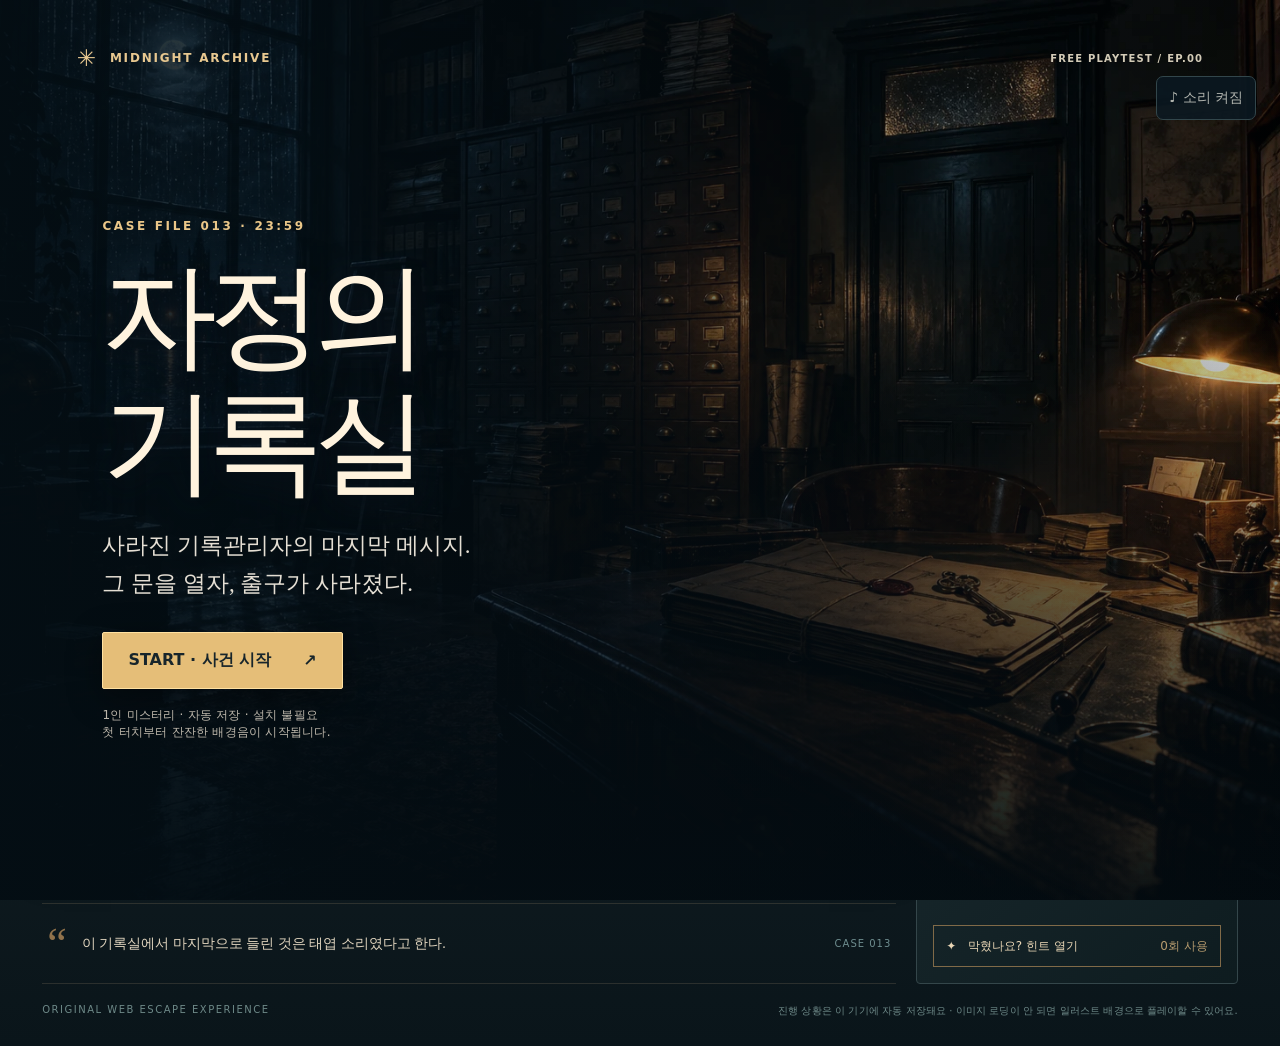
<file: escape-playtest/index.html>
<!doctype html>
<html lang="ko">
<head>
  <meta charset="utf-8">
  <meta name="viewport" content="width=device-width, initial-scale=1, viewport-fit=cover">
  <meta name="theme-color" content="#0b171d">
  <meta name="description" content="자정의 기록실 - 한국어 포인트 앤 클릭 미스터리 방탈출 웹게임 체험판">
  <title>자정의 기록실 | 0화 · 사라진 기록</title>
  <meta name="robots" content="noindex,nofollow">
  <meta property="og:type" content="website">
  <meta property="og:locale" content="ko_KR">
  <meta property="og:title" content="자정의 기록실 | 무료 방탈출 게임">
  <meta property="og:description" content="23:59, 문이 잠겼다. 단서를 찾아 기록실에서 탈출하라! 설치 없이 모바일·PC에서 플레이.">
  <meta property="og:url" content="https://arttoy61-png.github.io/moving-date/escape-playtest/">
  <meta property="og:image" content="https://arttoy61-png.github.io/moving-date/escape-playtest/assets/cover.webp">
  <meta name="twitter:card" content="summary_large_image">
  <style>:root{--bg:#0b171d;--panel:#101e24;--panel2:#15262c;--line:#34464a;--line2:rgba(224,193,139,.21);--amber:#e6bd75;--amber2:#a47b44;--bone:#e7ddc9;--muted:#96a6a9;--red:#ac6352;--teal:#9abfbd;--serif:"Iowan Old Style","Noto Serif KR","Nanum Myeongjo",Georgia,serif;--sans:-apple-system,BlinkMacSystemFont,"Apple SD Gothic Neo","Noto Sans KR",system-ui,sans-serif}
*{box-sizing:border-box}html{background:var(--bg)}body{min-height:100vh;background:radial-gradient(ellipse at 25% -20%,#22303a 0%,transparent 50%),linear-gradient(180deg,#0b171d,#101c21 70%,#0a151a);color:var(--bone);font-family:var(--sans);margin:0;font-size:15px}button,input{font:inherit}button{cursor:pointer;-webkit-tap-highlight-color:transparent}button:focus-visible,input:focus-visible{outline:2px solid var(--amber);outline-offset:3px}button:disabled{opacity:.55;cursor:not-allowed}img{max-width:100%}a{color:var(--amber)}.game-shell{max-width:1510px;padding:0 clamp(14px,3.3vw,44px) 28px;margin:auto}.topbar{height:68px;display:flex;align-items:center;justify-content:space-between;border-bottom:1px solid rgba(220,190,141,.16)}.brand{display:flex;align-items:center;gap:12px;color:var(--amber);letter-spacing:.18em;font-weight:650;font-size:13px}.sigil{display:grid;place-items:center;width:29px;height:29px;border:1px solid var(--amber2);transform:rotate(45deg);font-size:17px}.sigil::first-letter{transform:rotate(-45deg)}.brand-text small{display:block;letter-spacing:.25em;font-size:8px;color:#9eaba9;margin-top:2px}.top-actions{display:flex;gap:10px}.quiet{color:#b2b5af;border:1px solid #32464b;background:transparent;border-radius:7px;padding:10px 12px}.quiet:hover{border-color:var(--amber2);color:#f5e6cb}.top-icon{font-size:14px}.top-icon span{margin-left:4px;font-size:12px}.headline{display:flex;justify-content:space-between;align-items:flex-end;padding:34px 4px 22px;gap:16px}.eyebrow,.tiny-label{font-size:10px;letter-spacing:.2em;color:var(--amber);font-weight:750}.eyebrow span{padding:0 7px;color:#6f7d7f}.headline h1{font:400 clamp(33px,4.1vw,56px)/1.28 var(--serif);letter-spacing:-.075em;margin:7px 0 6px;color:#f1e6d5}.subtitle{color:#adb6b4;letter-spacing:.02em;margin:0;font-size:14px}.case-id{min-width:113px;text-align:right;border-left:1px solid rgba(222,189,135,.25);padding-left:20px;line-height:1}.case-id span{display:block;letter-spacing:.2em;font-size:10px;color:var(--muted)}.case-id strong{font:400 47px/1 var(--serif);color:var(--amber);display:block;margin:5px 0}.case-id small{color:var(--muted);font-size:10px}.mission-bar{min-height:68px;border:1px solid rgba(222,188,129,.22);display:flex;justify-content:space-between;align-items:center;padding:13px 18px;gap:15px;background:linear-gradient(95deg,#283027cf,#17262bd1);border-radius:8px 8px 0 0}.mission-copy{display:flex;align-items:center;gap:13px}.pulse-dot{display:block;width:8px;height:8px;background:var(--amber);border-radius:50%;box-shadow:0 0 0 5px rgba(230,189,117,.12)}.mission-label{display:block;color:#c2b69e;letter-spacing:.1em;font-size:10px;margin-bottom:4px}.mission-copy strong{font-size:13px;font-weight:600;color:#ebdfcb}.progress-group{display:flex;gap:12px;align-items:center;min-width:258px;font-size:11px;color:#c7c3b7}.track{width:100px;height:4px;border-radius:4px;background:#455350;overflow:hidden}.track>div{height:100%;width:0;background:linear-gradient(90deg,#ad966d,#eac785);transition:width .6s}.timer{font:500 14px/1 var(--sans);font-variant-numeric:tabular-nums;color:#e0c99e}.game-layout{display:grid;grid-template-columns:minmax(0,1.86fr) minmax(280px,.7fr);gap:20px;margin-top:19px}.room-column{min-width:0}.room-topline{height:31px;display:flex;align-items:center;justify-content:space-between;letter-spacing:.04em;font-size:11px;color:#a0b2b1}.status-eye{display:inline-block;width:6px;height:6px;border-radius:100%;background:#83a6ab;margin-right:6px;box-shadow:0 0 7px #86b5b7}.desktop-hint{font-size:10px;color:#819293}.mobile-pan{display:none}.scene-viewport{width:100%;overflow:hidden;border:1px solid #56605a;box-shadow:0 16px 45px rgba(0,0,0,.27);background:#111b22;position:relative}.scene-canvas{width:100%;aspect-ratio:16/9;position:relative;background:#1e2c33}.room-art{width:100%;height:100%;object-fit:cover;display:block;filter:saturate(.86) contrast(1.03)}.scene-vignette{position:absolute;inset:0;background:linear-gradient(0deg,rgba(5,10,15,.30),transparent 27%),radial-gradient(ellipse at 50% 45%,transparent 36%,rgba(6,11,16,.24) 100%);pointer-events:none}.hotspot{position:absolute;left:var(--x);top:var(--y);transform:translate(-50%,-50%);display:flex;flex-direction:column;align-items:center;gap:8px;padding:10px;border:none;background:transparent;color:#fff;filter:drop-shadow(0 3px 6px #0a141a);min-width:78px}.hotspot-ring{display:block;width:27px;height:27px;border:1px solid rgba(255,243,212,.9);background:rgba(25,30,29,.5);box-shadow:0 0 0 6px rgba(230,189,117,.12),0 0 12px rgba(252,211,142,.27);border-radius:50%;position:relative;transition:all .2s}.hotspot-ring:after{content:"";position:absolute;inset:9px;border-radius:50%;background:var(--amber)}.hotspot:hover .hotspot-ring,.hotspot:focus-visible .hotspot-ring{transform:scale(1.18);box-shadow:0 0 0 9px rgba(230,189,117,.19),0 0 25px rgba(252,211,142,.3)}.hotspot-label{background:rgba(6,20,23,.86);color:#f1e6d5;border:1px solid rgba(224,194,153,.34);white-space:nowrap;border-radius:3px;padding:5px 9px;font-size:11px;letter-spacing:-.015em}.hotspot.solved .hotspot-ring:after{background:#8dc9b3}.hotspot.solved .hotspot-ring{border-color:#bce1c6}.quicklook{display:flex;align-items:center;gap:12px;padding:11px 0 3px;flex-wrap:wrap}.quicklook-title{font-size:11px;color:#91a5a4;letter-spacing:.08em;white-space:nowrap}.quick-buttons{display:flex;flex-wrap:wrap;gap:6px}.quick-buttons button{background:#1c2b31;border:1px solid #36494b;color:#c9d0c5;font-size:11px;padding:7px 13px;border-radius:30px}.quick-buttons button:hover,.quick-buttons button:focus-visible{background:#273b3e;color:var(--amber);border-color:#b39462}.narration{min-height:81px;margin-top:13px;border-top:1px solid rgba(209,180,135,.16);border-bottom:1px solid rgba(209,180,135,.16);display:flex;align-items:center;gap:15px;padding:14px 5px}.narration-symbol{font:44px var(--serif);align-self:center;color:#91724b;line-height:1}.narration p{flex:1;line-height:1.6;margin:0;font:14px/1.7 var(--serif);color:#e0d4be}.narration-tail{font-size:10px;color:#6e8d8f;letter-spacing:.1em;white-space:nowrap}.sidebar{display:flex;flex-direction:column;gap:12px;min-width:0}.side-card{border:1px solid var(--line);background:linear-gradient(140deg,rgba(26,42,47,.92),rgba(14,28,32,.92));padding:16px;border-radius:4px}.side-card-heading{display:flex;justify-content:space-between;align-items:center;gap:8px;color:var(--amber);font-size:11px;font-weight:650;letter-spacing:.06em;margin-bottom:13px}.side-card-heading>span:last-child{font-weight:400;font-size:10px;letter-spacing:0;color:#7f9697}.redacted{text-decoration:line-through}.portrait-row{display:flex;gap:13px;align-items:center}.portrait-row img{width:95px;height:115px;object-fit:cover;object-position:center 25%;border:1px solid #4b5e5a;filter:sepia(.12)}.portrait-copy{min-width:0}.portrait-copy h2{font:400 23px var(--serif);margin:5px 0 8px}.portrait-copy p{font:12px/1.6 var(--serif);margin:0;color:#c5bfaf}.inventory-slots{display:grid;grid-template-columns:repeat(3,minmax(0,1fr));gap:8px;min-height:84px}.empty-inventory{grid-column:1/-1;border:1px dashed #354950;min-height:64px;display:flex;align-items:center;justify-content:center;gap:8px;color:#7a9694;font-size:11px}.empty-inventory span{font-size:20px;color:#876f51}.item-card{min-height:75px;border-radius:3px;border:1px solid #425654;background:linear-gradient(135deg,#27383b,#192a31);color:#dbd5c4;display:flex;flex-direction:column;align-items:center;justify-content:center;gap:5px;padding:7px 4px;transition:.2s}.item-card.selected{background:linear-gradient(135deg,#5b4930,#3b352c);border-color:#deb66d;box-shadow:inset 0 0 0 1px #deb66d55}.item-card.used{opacity:.68}.item-icon{font-size:24px;line-height:1}.item-title{font-size:10px;white-space:nowrap;overflow:hidden;text-overflow:ellipsis;max-width:100%}.side-hint{font-size:11px;color:#8fa2a1;margin:11px 0 0;line-height:1.5}.notes-card{flex:1;display:flex;flex-direction:column}.notes-list{min-height:65px;max-height:190px;overflow-y:auto}.notes-list p{font-size:12px;line-height:1.6;margin:0 0 7px;color:#aeb8b3}.notes-list .note-line{display:flex;gap:6px;padding:6px 0;border-bottom:1px solid #283e40}.note-line>span{color:#d5ad6d}.empty-note{font-style:italic}.side-button{width:100%;background:transparent;color:#ead7b6;border:1px solid #806a48;font-size:12px;min-height:42px;text-align:left;padding:0 12px;margin-top:auto}.side-button:hover{background:#493f2d}.side-button span{float:right;color:#b69b6e}.bottom-note{display:flex;justify-content:space-between;gap:14px;color:#6e8988;font-size:10px;margin-top:20px;letter-spacing:.01em}.bottom-note span:first-child{white-space:nowrap;letter-spacing:.15em}.modal-shade{position:fixed;inset:0;z-index:30;background:rgba(2,8,11,.81);backdrop-filter:blur(5px);display:grid;place-items:center;padding:18px;animation:shading .17s ease-out}.modal-panel{position:relative;max-height:min(90vh,850px);overflow-y:auto;width:min(520px,100%);background:linear-gradient(160deg,#203036,#111f25 70%);border:1px solid #806b4b;box-shadow:0 20px 80px #020405c9,0 0 0 7px #1d272a;border-radius:5px;padding:26px}.modal-close{position:absolute;top:13px;right:14px;border:1px solid #50605d;background:#14242a;color:#e7dece;width:32px;height:32px;border-radius:3px;font-size:18px}.modal-kicker{color:var(--amber);font-size:10px;letter-spacing:.19em;text-transform:uppercase;font-weight:700;padding-right:30px}.modal-panel h2{font:400 31px/1.3 var(--serif);margin:11px 0 13px;color:#f4e5ca;letter-spacing:-.045em}.modal-body{line-height:1.75;font-size:14px;color:#cad2ca}.modal-body p{margin:9px 0}.modal-feature{border:1px solid #55615c;overflow:hidden;margin:14px 0 16px;background:#17252a;max-height:200px}.modal-feature img{width:100%;height:180px;object-fit:cover;display:block}.modal-text-art{margin:17px 0;border:1px solid rgba(223,191,139,.26);background:linear-gradient(140deg,#3b3c31,#182a2f);padding:18px}.code-strip{display:flex;gap:10px;align-items:center;justify-content:center;flex-wrap:wrap;margin:12px 0}.book{height:100px;width:66px;border-radius:3px 7px 7px 3px;box-shadow:inset -8px 0 #0003,3px 4px 6px #0006;display:flex;flex-direction:column;align-items:center;justify-content:center;gap:7px;color:#fff;font-weight:700}.book span{font-family:var(--serif);font-size:29px}.book small{font-size:12px}.book.blue{background:linear-gradient(95deg,#163a69,#315d8a)}.book.red{background:linear-gradient(95deg,#713d3a,#a36058)}.book.gold{background:linear-gradient(95deg,#9e7536,#c69b58)}.order-stamps{display:flex;justify-content:center;gap:14px;padding:8px 0}.order-stamps i{display:grid;place-items:center;border-radius:50%;width:62px;height:62px;border:3px double #ebce9e;background:#1b2e31;font-style:normal;color:#fff;font-size:24px}.order-stamps .stamp-blue{color:#83b4d8}.order-stamps .stamp-red{color:#d88d80}.order-stamps .stamp-gold{color:#efc778}.order-stamps strong{align-self:center;color:#d6b578}.evidence-line{font:18px/1.7 var(--serif);text-align:center;padding:15px 12px;border-left:2px solid #aa8453;margin:12px 0;background:#2b302b}.evidence-line em{font-style:normal;color:var(--amber)}.keypad-screen{padding:12px;background:#0b181c;border:1px solid #4a5e59;text-align:center;letter-spacing:.5em;font:30px/1 var(--sans);color:var(--amber);margin:19px auto;width:230px;font-variant-numeric:tabular-nums}.keypad{display:grid;grid-template-columns:repeat(3,70px);justify-content:center;gap:9px;margin:13px 0}.keypad button{height:53px;background:#243238;border:1px solid #4c5f5d;color:#f2e2bf;font:18px var(--sans);border-radius:3px}.keypad button:hover{background:#39483f;border-color:#ad956d}.keypad .key-secondary{color:#b6a48b;font-size:13px}.action-row{display:flex;gap:9px;margin-top:18px;flex-wrap:wrap}.action{background:linear-gradient(180deg,#e5c17f,#ba8f50);border:1px solid #edce8a;color:#182326;padding:12px 16px;border-radius:3px;font-weight:750;min-height:43px;flex:1}.action.secondary{background:transparent;color:#ead7b6;border-color:#8b7657;font-weight:500}.action:hover{filter:brightness(1.1)}.small-notice{font-size:12px;color:#b6a88c;line-height:1.6}.puzzle-feedback{min-height:27px;margin-top:13px;color:#df9588;font-size:13px;text-align:center}.clock-face{width:152px;height:152px;border-radius:100%;background:radial-gradient(#3f4640,#182629);margin:12px auto 14px;border:9px ridge #a58a58;display:grid;place-items:center;box-shadow:0 6px 20px #05090ac9}.clock-time{font:32px var(--serif);color:#f6e1af;font-variant-numeric:tabular-nums}.clock-controls{display:flex;gap:10px;justify-content:center}.clock-control{display:grid;grid-template-columns:38px 67px 38px;align-items:center;text-align:center;gap:5px;color:#dbcaae}.clock-control button{height:37px;border:1px solid #5f6559;background:#24363b;color:#f0d7a7;border-radius:3px}.clock-control label{display:block;font-size:11px;color:#b3bcb3}.badge-success{display:inline-block;background:#244e41;border:1px solid #688c78;color:#c8e3d0;padding:5px 10px;font-size:11px}.toast{position:fixed;z-index:60;bottom:clamp(12px,3vw,34px);left:50%;transform:translate(-50%,20px);opacity:0;pointer-events:none;max-width:90vw;padding:12px 18px;border:1px solid #d3b37a;background:#222f2e;color:#f5ead3;font-size:13px;box-shadow:0 10px 32px #0008;transition:opacity .25s,transform .25s;border-radius:4px;text-align:center}.toast.shown{opacity:1;transform:translate(-50%,0)}.intro-cover{display:flex;gap:16px;align-items:center;border:1px solid #3e544f;background:#15252b;padding:12px;margin:14px 0}.intro-cover img{width:111px;height:153px;object-fit:cover}.intro-cover p{margin:0;font:14px/1.8 var(--serif);color:#e7dece}.intro-cover strong{color:var(--amber)}.finish-hero{height:190px;width:100%;object-fit:cover;border:1px solid #7d6849}.finish-stats{display:flex;justify-content:space-around;border:1px solid #4d5e53;margin-top:15px;padding:17px 5px;gap:6px}.finish-stats div{text-align:center}.finish-stats strong{font:25px var(--serif);color:#efcf90;display:block}.finish-stats span{font-size:11px;color:#a4b8ae}.spark{position:fixed;top:-12px;width:7px;height:14px;background:#d8b777;z-index:99;pointer-events:none;animation:fall 2.4s linear forwards}@keyframes fall{from{transform:translateY(-20px) rotate(10deg);opacity:1}to{transform:translateY(105vh) rotate(480deg);opacity:0}}@keyframes shading{from{opacity:0}to{opacity:1}}
@media(max-width:1100px){.game-layout{grid-template-columns:1fr;gap:10px}.sidebar{display:grid;grid-template-columns:repeat(3,minmax(0,1fr))}.side-card{min-height:184px}.portrait-row{display:block}.portrait-row img{width:75px;height:82px;float:left;margin-right:9px}.notes-card .notes-list{max-height:120px}.side-button{margin-top:10px}.inventory-slots{grid-template-columns:repeat(2,minmax(0,1fr))}.mission-bar{padding:10px 13px}}
@media(max-width:680px){.game-shell{padding:0 12px 24px}.topbar{height:56px}.brand{font-size:10px;letter-spacing:.1em;gap:9px}.brand-text small{font-size:7px}.sigil{width:23px;height:23px}.quiet{padding:8px}.top-icon span{display:none}.headline{padding:22px 3px 17px}.headline h1{font-size:37px}.subtitle{font-size:12px}.case-id{min-width:65px;padding-left:9px}.case-id strong{font-size:35px}.case-id span{font-size:8px}.case-id small{font-size:9px}.mission-bar{align-items:flex-start;flex-wrap:wrap}.progress-group{width:100%;min-width:0;justify-content:flex-end;gap:9px}.track{flex:1}.mission-copy strong{font-size:12px}.room-topline{font-size:10px;padding-bottom:5px}.mobile-pan{display:block;text-align:right;max-width:44%;font-size:9px;color:var(--amber)}.desktop-hint{display:none}.scene-viewport{overflow-x:auto;overscroll-behavior-x:contain;scrollbar-color:#786445 #263438}.scene-canvas{width:780px;min-width:780px}.hotspot-label{font-size:11px}.quicklook{align-items:flex-start}.quick-buttons{gap:5px}.quick-buttons button{padding:7px 10px}.narration p{font-size:13px}.narration-tail{display:none}.sidebar{display:block}.side-card{margin-top:11px;min-height:0}.portrait-row{display:flex}.portrait-row img{width:81px;height:93px;float:none;margin-right:0}.inventory-slots{grid-template-columns:repeat(4,minmax(0,1fr));min-height:68px}.item-card{min-height:69px}.modal-panel{padding:21px 18px;max-height:92vh}.modal-panel h2{font-size:27px}.intro-cover img{width:90px;height:126px}.bottom-note{display:block;font-size:10px;line-height:1.8}.bottom-note span{display:block}.hotspot{min-width:75px}}
@media(max-width:370px){.headline h1{font-size:33px}.case-id strong{font-size:31px}.quicklook-title{display:none}.clock-control{grid-template-columns:30px 45px 30px}.clock-controls{gap:3px}.clock-control button{height:32px}}
@media(prefers-reduced-motion:reduce){*,*:before,*:after{transition:none!important;animation:none!important}}

/* V2 — cinematic title + story sequence. Existing PC board style preserved. */
[hidden]{display:none!important}
body.overlay-locked{overflow:hidden}
.cinematic-screen{position:fixed;inset:0;z-index:70;background:#0b1a24;overflow:hidden;isolation:isolate;color:#fff;font-family:var(--sans)}
.cinematic-screen[hidden]{display:none}
.cinematic-bg{position:absolute;inset:0;width:100%;height:100%;object-fit:cover;object-position:center;filter:saturate(.91);transition:opacity .45s ease,transform .7s ease}
.cinematic-shade{position:absolute;inset:0;background:linear-gradient(90deg,rgba(4,14,20,.93),rgba(4,14,20,.52) 62%,rgba(3,14,19,.12)),linear-gradient(0deg,rgba(3,10,15,.96),transparent 68%);pointer-events:none}
.landing-top,.prologue-top{position:absolute;top:clamp(25px,5svh,60px);left:clamp(24px,6vw,95px);right:clamp(24px,6vw,95px);display:flex;align-items:center;gap:12px;letter-spacing:.15em;font-size:12px;color:#e8c890;font-weight:700}
.diamond-mark{font-size:23px;font-weight:400}.demo-tag{margin-left:auto;color:#d3cbb7;font-size:10px;letter-spacing:.12em}
.cinematic-copy{position:absolute;bottom:clamp(42px,12vh,130px);left:clamp(24px,8vw,130px);right:clamp(24px,8vw,130px);max-width:850px}
.cinematic-overline{color:#ebc789;font-size:12px;letter-spacing:.22em;font-weight:750}
.landing-copy h1{font:400 clamp(64px,9vw,126px)/1.09 var(--serif);letter-spacing:-.08em;margin:20px 0 22px;color:#fff3de;text-shadow:0 5px 35px #0b141e}
.landing-hook{font:clamp(16px,2.1vw,23px)/1.65 var(--serif);color:#e5dfd4;margin:0 0 29px}
.cinematic-primary{display:inline-flex;align-items:center;justify-content:space-between;gap:32px;padding:17px 25px;min-width:240px;background:#e5be78;border:1px solid #ffe1a1;color:#17252b;border-radius:2px;font-weight:800;font-size:16px;min-height:56px;box-shadow:0 8px 34px #0006;transition:transform .2s,background .2s}
.cinematic-primary:hover{background:#ffe0a0;transform:translateY(-2px)}
.cinematic-secondary{display:inline-flex;align-items:center;justify-content:center;min-height:52px;padding:14px 22px;border:1px solid #9d8b6e;background:#0c1c24ba;color:#f0e3cf;margin:7px 10px 0 0;font-weight:600;font-size:14px;border-radius:2px}
.entry-detail{font-size:12px;color:#bdb7ab;margin-top:18px;letter-spacing:.02em}
.prologue-top{justify-content:space-between}.prologue-top span:first-child{font-size:23px;color:#f1d59a;letter-spacing:.08em}
.prologue-top span:last-child{font-size:10px;color:#dfd1b7}
.prologue-copy h2{font:400 clamp(41px,6vw,80px)/1.16 var(--serif);letter-spacing:-.065em;color:#fff1d7;margin:19px 0 23px}
.prologue-copy p{font:clamp(18px,2.35vw,24px)/1.72 var(--serif);color:#f0e9dc;max-width:750px;white-space:pre-line;min-height:4.8em;text-shadow:0 2px 14px #05131b}
.prologue-actions{display:flex;align-items:center;gap:8px;flex-wrap:wrap;margin-top:32px}
.mobile-room-nav,.mobile-dock{display:none}
#drawer-shade{display:none}
.hotspot[hidden]{display:none!important}
/* Responsive mobile gameplay: three close-up portrait areas, no horizontal scrolling */
@media(max-width:680px){
 html,body{width:100%;overflow-x:hidden}
 .game-shell{padding:0 12px 108px;max-width:100%}
 .topbar{height:54px}.brand{font-size:11px}.top-actions{gap:6px}
 .headline{padding:13px 1px 11px}.headline h1{font-size:28px;line-height:1.25;margin:3px 0 2px}.headline .eyebrow{font-size:10px}.headline .subtitle{font-size:12px}.case-id{min-width:49px}.case-id strong{font-size:27px}.case-id span,.case-id small{font-size:8px}
 .mission-bar{min-height:56px;gap:6px;border-radius:6px;padding:9px 12px}.mission-copy{gap:9px}.mission-label{font-size:10px}.mission-copy strong{font-size:14px;line-height:1.4}.progress-group{margin-left:16px;width:auto;min-width:0;gap:6px;font-size:11px}.track{width:46px;flex:none}.timer{font-size:12px}
 .game-layout{display:block;margin-top:6px}
 .room-topline{min-height:27px;height:auto;padding:1px 4px 4px;font-size:11px}.mobile-pan{font-size:11px;max-width:50%}
 .mobile-room-nav{display:grid;grid-template-columns:repeat(3,1fr);gap:5px;margin-bottom:8px}
 .mobile-zone-btn{height:46px;border:1px solid #43565a;border-radius:4px;background:#16262d;color:#cbd5ce;display:flex;flex-direction:column;align-items:center;justify-content:center;gap:2px;font-size:13px;font-weight:650;line-height:1.3}
 .mobile-zone-btn span{font-size:9px;color:#a1a5a0;letter-spacing:.11em}
 .mobile-zone-btn.active{background:#56442e;color:#fce6b9;border-color:#d2a96f}.mobile-zone-btn.active span{color:#f5c985}
 .scene-viewport{width:100%;overflow:hidden!important;border-radius:6px;touch-action:pan-y;overscroll-behavior:contain;box-shadow:0 5px 20px #0008}
 .scene-canvas{width:100%!important;min-width:0!important;aspect-ratio:9/16!important;height:auto!important;overflow:hidden!important;position:relative}
 .scene-canvas .room-art{position:absolute;top:0;left:0;width:300%!important;max-width:none!important;height:100%!important;object-fit:fill;transform:translateX(var(--scene-shift,0%));transition:transform .34s ease;pointer-events:none}
 .scene-viewport .scene-vignette{z-index:1}
 .hotspot{z-index:2;left:var(--mobile-x,var(--x));transform:translate(-50%,-50%);padding:7px;min-width:66px}
 .hotspot-ring{width:32px;height:32px;background:#161e22bf}.hotspot-ring:after{inset:10px}
 .hotspot-label{font-size:14px;font-weight:700;padding:6px 9px;letter-spacing:0}
 .hotspot:not(.zone-visible){display:none!important}
 .quicklook{display:none!important}
 .narration{margin-top:8px;min-height:61px;padding:9px 7px}.narration p{font-size:15px;line-height:1.55}.narration-symbol{font-size:30px}
 .sidebar{display:block;position:fixed;bottom:calc(72px + env(safe-area-inset-bottom));left:9px;right:9px;z-index:49;max-height:min(50dvh,460px);overflow-y:auto;border:1px solid #9b7d54;background:#101f25;box-shadow:0 -14px 55px #01070bcf;border-radius:12px 12px 5px 5px;padding:9px;transform:translateY(calc(100% + 165px));visibility:hidden;transition:transform .23s ease,visibility .23s}
 body.mobile-panel-open .sidebar{transform:translateY(0);visibility:visible}
 .sidebar[data-mobile-panel="inventory"] .profile-card,.sidebar[data-mobile-panel="inventory"] .notes-card{display:none}
 .sidebar[data-mobile-panel="notes"] .profile-card,.sidebar[data-mobile-panel="notes"] .inventory-card{display:none}
 .sidebar .side-card{margin:0;min-height:0;padding:14px;background:transparent;border:none}
 .side-card-heading{font-size:14px}.side-card-heading>span:last-child{font-size:12px}
 .inventory-slots{grid-template-columns:repeat(3,minmax(0,1fr));gap:9px}
 .item-card{min-height:82px}.item-title{font-size:13px}.item-icon{font-size:30px}
 .side-hint,.notes-list p{font-size:14px}.notes-list{max-height:40vh}.side-button{font-size:14px;min-height:48px}
 .mobile-dock{display:grid;grid-template-columns:repeat(4,1fr);align-items:center;position:fixed;bottom:0;left:0;right:0;z-index:50;height:calc(66px + env(safe-area-inset-bottom));padding:5px 7px env(safe-area-inset-bottom);background:#112128fa;border-top:1px solid #826848;box-shadow:0 -6px 25px #0009}
 .mobile-dock button{border:none;background:transparent;color:#e7d2ab;display:flex;flex-direction:column;align-items:center;justify-content:center;gap:3px;min-height:52px}
 .mobile-dock button span{font-size:25px;line-height:1}.mobile-dock button small{font-size:11px;font-weight:650;white-space:nowrap}
 .mobile-dock button.is-active{color:#fff5d1;background:#433826;border-radius:5px}
 body.mobile-panel-open #drawer-shade{display:block;position:fixed;inset:0;z-index:48;background:#050b0c88}
 .modal-shade{padding:10px 12px calc(14px + env(safe-area-inset-bottom));z-index:65}
 .modal-panel{width:min(100%,520px);padding:21px 17px;max-height:calc(91dvh - env(safe-area-inset-bottom))}
 .modal-panel h2{font-size:28px}.modal-body{font-size:16px;line-height:1.75}.modal-body p,.small-notice{font-size:15px;line-height:1.7}
 .modal-kicker{font-size:11px}.action{font-size:15px;min-height:50px}.action-row{gap:8px}
 .keypad button{height:53px;min-width:65px}.clock-control button{height:43px}.clock-control label{font-size:13px}
 .book{width:61px;height:92px}.book span{font-size:28px}.order-stamps{gap:7px}.order-stamps i{width:54px;height:54px;font-size:21px}
 .bottom-note{font-size:11px;line-height:1.65}
 .toast{bottom:calc(77px + env(safe-area-inset-bottom));font-size:14px;z-index:85}
 .cinematic-screen{min-height:100svh}
 .landing-top,.prologue-top{top:24px;left:21px;right:21px;font-size:11px}
 .demo-tag{font-size:9px}
 .cinematic-shade{background:linear-gradient(0deg,#061018 0%,#071824c9 35%,#06182430 74%),linear-gradient(90deg,#06182455,transparent)}
 .cinematic-copy{left:22px;right:22px;bottom:calc(34px + env(safe-area-inset-bottom));max-width:none}
 .landing-copy h1{font-size:clamp(58px,16vw,82px);margin:12px 0 13px}.landing-hook{font-size:17px;line-height:1.75;margin-bottom:20px}
 .cinematic-primary{width:100%;min-width:0;min-height:54px;font-size:16px}
 .cinematic-secondary{width:100%;margin:7px 0 0;font-size:14px}
 .entry-detail{font-size:11px;line-height:1.5;margin-top:14px}
 .prologue-copy h2{font-size:clamp(35px,10vw,51px);margin:10px 0 14px}
 .prologue-copy p{font-size:17px;min-height:5.5em;line-height:1.7}
 .prologue-actions{gap:2px;margin-top:15px}
 .prologue-top span:last-child{font-size:8px;text-align:right}
}
@media(max-width:360px){.headline h1{font-size:25px}.case-id strong{font-size:25px}.mission-copy strong{font-size:13px}.mobile-zone-btn{font-size:12px}.cinematic-copy{left:16px;right:16px}.landing-copy h1{font-size:55px}}
@media(prefers-reduced-motion:reduce){.cinematic-bg,.room-art,.sidebar{transition:none!important}}

/* Final mobile close-up camera: one upright, legible room section per tap. */
@media(max-width:680px){
 .scene-canvas{width:100%!important;height:clamp(278px,45dvh,430px)!important;min-height:0!important;aspect-ratio:auto!important;overflow:hidden}
 .scene-canvas .room-art{inset:0!important;width:100%!important;height:100%!important;object-fit:cover!important;object-position:var(--scene-focus,0%) 50%!important;transform:none!important;transition:object-position .32s ease!important}
 .scene-viewport{height:clamp(278px,45dvh,430px)!important;overflow:hidden!important}
 .scene-viewport .hotspot{min-height:49px;max-width:110px}
 .hotspot-label{line-height:1.3!important}
 .bottom-note{margin-bottom:12px}
 .game-shell{padding-bottom:calc(82px + env(safe-area-inset-bottom))!important}
 .narration{min-height:49px!important}
 .cinematic-bg{object-position:54% center}
 .cinematic-copy{bottom:calc(29px + env(safe-area-inset-bottom))}
}
@media(max-height:700px) and (max-width:680px){
 .headline{padding:8px 1px 6px}
 .headline h1{font-size:25px}
 .mission-bar{min-height:50px;padding:7px 9px}
 .scene-viewport,.scene-canvas{height:clamp(254px,42dvh,332px)!important}
 .mobile-room-nav{margin-bottom:5px}
 .mobile-zone-btn{height:40px}
 .room-topline{min-height:23px}
}
</style>
<link rel="stylesheet" href="v2.css?v=2.2">
</head>
<body class="overlay-locked">
<button id="opening-sound" class="quiet opening-sound" aria-pressed="true">♪ 소리 켜짐</button>
 <section id="landing" class="cinematic-screen landing-screen" aria-label="게임 시작 화면">
  <img id="landing-art" class="cinematic-bg" src="assets/cover.webp" alt="비 내리는 밤, 오래된 기록실 입구">
  <div class="cinematic-shade"></div>
  <div class="landing-top"><span class="diamond-mark">✳</span> MIDNIGHT ARCHIVE <span class="demo-tag">FREE PLAYTEST / EP.00</span></div>
  <div class="cinematic-copy landing-copy">
   <span class="cinematic-overline">CASE FILE 013 · 23:59</span>
   <h1>자정의<br>기록실</h1>
   <p class="landing-hook">사라진 기록관리자의 마지막 메시지.<br>그 문을 열자, 출구가 사라졌다.</p>
   <button id="start-game" class="cinematic-primary" type="button">START · 사건 시작 <span aria-hidden="true">↗</span></button>
   <button id="resume-game" class="cinematic-secondary" type="button" hidden>이어서 플레이하기</button>
   <button id="landing-reset" class="cinematic-secondary" type="button" hidden>새로운 사건으로 다시 시작</button>
   <p class="entry-detail">1인 미스터리 · 자동 저장 · 설치 불필요<br>첫 터치부터 잔잔한 배경음이 시작됩니다.</p>
  </div>
 </section>
 <section id="prologue" class="cinematic-screen prologue-screen" aria-label="사건 인트로" aria-hidden="true" hidden>
  <img id="prologue-art" class="cinematic-bg" src="assets/corridor.webp" alt="잠긴 복도와 남겨진 마지막 단서">
  <div class="cinematic-shade"></div>
  <div class="prologue-top"><span id="prologue-count">01 / 03</span><span>CASE 013 · THE MISSING ARCHIVIST</span></div>
  <div class="cinematic-copy prologue-copy" aria-live="polite">
   <span class="cinematic-overline" id="prologue-time">23:48 · 마지막 연락</span>
   <h2 id="prologue-title">유리의 메시지</h2>
   <p id="prologue-text">기록관리자 유리가 마지막으로 보낸 메시지가 도착했다.</p>
   <div class="prologue-actions">
    <button id="next-prologue" class="cinematic-primary" type="button">다음 장면 <span aria-hidden="true">→</span></button>
    <button id="skip-prologue" class="cinematic-secondary" type="button">인트로 건너뛰기</button>
   </div>
  </div>
 </section>
 <div id="app" class="game-shell">
  <header class="topbar">
   <div class="brand"><span class="sigil">✳</span><span class="brand-text">MIDNIGHT ARCHIVE <small>INTERACTIVE MYSTERY</small></span></div>
   <div class="top-actions">
    <button class="quiet top-icon" id="sound-toggle" title="효과음 켜기/끄기" aria-label="효과음 켜기/끄기">♪ <span>소리 켜짐</span></button>
    <button class="quiet top-icon" id="restart-btn" title="처음부터" aria-label="처음부터 다시 하기">↺ <span>처음부터</span></button>
   </div>
  </header>
  <main>
   <div class="headline">
    <div class="heading-copy"><p class="eyebrow">EPISODE 00 <span>—</span> PORTRAIT EDITION · V2.2</p><h1>자정의 기록실</h1><p class="subtitle">꺼진 시계는 거짓말을 하지 않는다.</p></div>
    <div class="case-id"><span>CASE FILE</span><strong>013</strong><small>미해결 기록</small></div>
   </div>
   <div class="mission-bar"><div class="mission-copy"><span class="pulse-dot"></span><div><span class="mission-label">현재 조사 목표</span><strong id="mission">책상과 액자에서 첫 봉인의 단서를 찾아라</strong></div></div><div class="progress-group"><span id="stage-progress">조사 0 / 3</span><div class="track"><div id="track-fill"></div></div><span id="timer" class="timer">00:00</span></div></div>
   <section class="game-layout" aria-label="탐색 화면">
    <div class="room-column">
     <div class="room-topline"><span><i class="status-eye"></i> 기록실 013 · 마지막 발견 위치</span><span class="mobile-pan">아래 장면 버튼으로 이동해요</span><span class="desktop-hint">물건을 선택해 조사하세요</span></div>
     <nav class="mobile-room-nav" aria-label="방 구역 이동">
       <button class="mobile-zone-btn active" data-zone="0" type="button" aria-pressed="true"><span>01</span>책상</button>
       <button class="mobile-zone-btn" data-zone="1" type="button" aria-pressed="false"><span>02</span>액자·서랍</button>
       <button class="mobile-zone-btn" data-zone="2" type="button" aria-pressed="false"><span>03</span>시계·출구</button>
      </nav>
      <div class="scene-viewport" id="scene-viewport" tabindex="0" aria-label="물건을 눌러 조사하는 기록실">
      <div class="scene-canvas" id="scene-canvas">
       <img id="scene-art" class="room-art" src="assets/room.webp" alt="책상, 액자, 서랍, 진열장, 벽시계와 잠긴 문이 있는 밤의 기록실">
       <img id="portrait-art" src="assets/portrait-desk.webp" alt="달빛 아래 책상" class="portrait-art"><div class="scene-vignette"></div>
       <button class="hotspot" style="--x:18%;--y:68%" data-hotspot="desk" title="책상 조사" aria-label="책상 조사"><span class="hotspot-ring"></span><span class="hotspot-label">책상</span></button>
       <button class="hotspot" style="--x:48%;--y:29%" data-hotspot="painting" title="액자 조사" aria-label="액자 조사"><span class="hotspot-ring"></span><span class="hotspot-label">액자</span></button>
       <button class="hotspot" style="--x:48%;--y:75%" data-hotspot="safe" title="잠긴 서랍 조사" aria-label="잠긴 서랍 조사"><span class="hotspot-ring"></span><span class="hotspot-label">봉인 서랍</span></button>
       <button class="hotspot" style="--x:72%;--y:77%" data-hotspot="cabinet" title="진열장 조사" aria-label="진열장 조사"><span class="hotspot-ring"></span><span class="hotspot-label">진열장</span></button>
       <button class="hotspot" style="--x:72%;--y:28%" data-hotspot="clock" title="멈춘 시계 조사" aria-label="멈춘 시계 조사"><span class="hotspot-ring"></span><span class="hotspot-label">벽시계</span></button>
       <button class="hotspot door-hotspot" style="--x:92%;--y:61%" data-hotspot="door" title="잠긴 문 조사" aria-label="잠긴 문 조사"><span class="hotspot-ring"></span><span class="hotspot-label">출구</span></button>
      </div>
     </div>
     <div class="quicklook" aria-label="조사할 위치"><span class="quicklook-title">빠른 조사</span><div class="quick-buttons"><button data-hotspot="desk">책상</button><button data-hotspot="painting">액자</button><button data-hotspot="safe">서랍</button><button data-hotspot="cabinet">진열장</button><button data-hotspot="clock">시계</button><button data-hotspot="door">문</button></div></div>
     <div class="narration"><span class="narration-symbol">“</span><p id="narration-text">이 기록실에서 마지막으로 들린 것은 태엽 소리였다고 한다.</p><span class="narration-tail">CASE 013</span></div>
    </div>
    <aside class="sidebar" id="mobile-sidebar" data-mobile-panel="inventory">
     <section class="side-card profile-card"><div class="side-card-heading"><span>01 / 사건의 목소리</span><span class="redacted">기록 복원 중</span></div><div class="portrait-row"><img id="character-art" src="assets/yuri.webp" alt="기록관리자 유리의 초상"><div class="portrait-copy"><span class="tiny-label">ARCHIVIST</span><h2>유리</h2><p>“시계가 다시 움직이면, 진실은 거꾸로 읽힐 거야.”</p></div></div></section>
     <section class="side-card inventory-card"><div class="side-card-heading"><span>02 / 소지품</span><span id="inventory-count">0개의 단서</span></div><div id="inventory" class="inventory-slots"><div class="empty-inventory"><span>◇</span> 아직 획득한 물건이 없습니다.</div></div><p class="side-hint">획득한 물건을 선택한 뒤, 사용할 장소를 눌러 보세요.</p></section>
     <section class="side-card notes-card"><div class="side-card-heading"><span>03 / 수사 수첩</span><span id="clue-count">0건 발견</span></div><div id="notes" class="notes-list"><p class="empty-note">조사한 기록이 여기에 남습니다.</p></div><button class="side-button" id="hint-btn">✦ &nbsp; 막혔나요? 힌트 열기 <span id="hint-count">0회 사용</span></button></section>
    </aside>
   </section>
   <footer class="bottom-note"><span>ORIGINAL WEB ESCAPE EXPERIENCE</span><span>진행 상황은 이 기기에 자동 저장돼요 · 이미지 로딩이 안 되면 일러스트 배경으로 플레이할 수 있어요.</span></footer>
  </main>
 </div>
  <div class="mobile-dock" role="toolbar" aria-label="플레이 도구">
   <button id="mobile-bag" type="button" aria-expanded="false"><span aria-hidden="true">◈</span><small>소지품 <span id="mobile-item-count">0</span></small></button>
   <button id="mobile-notes" type="button" aria-expanded="false"><span aria-hidden="true">▤</span><small>수사 수첩</small></button>
   <button id="mobile-hint" type="button"><span aria-hidden="true">✧</span><small>힌트</small></button>
   <button id="mobile-sound" type="button"><span aria-hidden="true">♫</span><small>소리 켜짐</small></button>
  </div>
  <div id="drawer-shade"></div>
  <div id="modal-root" aria-live="polite"></div>
 <div id="toast" class="toast" role="status"></div>
 <script>(() => {
  'use strict';
  const REMOTE_ART = { sealed: 'assets/sealed.webp',
    room: 'assets/room.webp',
    yuri: 'assets/yuri.webp',
    items: 'assets/items.webp',
    ending: 'assets/ending.webp',
    cover: 'assets/cover.webp',
    corridor: 'assets/corridor.webp'
  };
  const FALLBACK_ART = {room:'[data-uri]',yuri:'[data-uri]',items:'[data-uri]',ending:'[data-uri]'};
  const ITEM_META = {
    key: {label:'은빛 열쇠',symbol:'⚿',description:'좁은 열쇠 구멍에 맞을 것 같은 오래된 열쇠.'},
    note: {label:'찢긴 기록지',symbol:'▤',description:'책의 합과 마지막 운반 시각을 연결하는 기록.'},
    gear: {label:'시계 태엽',symbol:'⚙',description:'벽시계에서 빠진 작은 황동 태엽.'},
    tape: {label:'역행 테이프',symbol:'◈',description:'녹음 내용은 출구의 작은 재생기에 넣어야 들을 수 있다.'}
  };
  const STORAGE = 'midnight_archive_ep00_v21';
  const makeState = () => ({started:false,startedAt:0,finishedAt:0,safeSolved:false,cabinetOpen:false,archiveSolved:false,hintLevels:{},gearInstalled:false,clockSolved:false,tapePlayed:false,doorOpen:false,items:[],selected:'',clues:[],hints:0,errors:0,clicks:0,sound:true});
  const allowed = new Set(Object.keys(ITEM_META));
  let state = makeState(), currentDialog = null, currentCode='', clockHour=10, clockMinute=20, toastHandle=0;
  const $ = id => document.getElementById(id);
  const safeLoad = () => { try { const raw = JSON.parse(localStorage.getItem(STORAGE)||'null'); if(raw && typeof raw === 'object') {state={...makeState(),...raw};state.items=Array.isArray(raw.items)?raw.items.filter(v=>allowed.has(v)):[];state.clues=Array.isArray(raw.clues)?raw.clues.filter(v=>v&&typeof v.label==='string'&&typeof v.detail==='string'):[];state.selected=allowed.has(raw.selected)?raw.selected:'';} }catch(e){state=makeState();} };
  const save = () => { try {localStorage.setItem(STORAGE,JSON.stringify(state));}catch(e){ /* private browsing */ } };
  let audioContext=null,ambienceNodes=[],zoneIndex=0,prologueIndex=0,slideTouchStart=null;
  const ctxAudio=()=>{try{const C=window.AudioContext||window.webkitAudioContext;if(!C)return null;if(!audioContext)audioContext=new C();if(audioContext.state==='suspended')audioContext.resume();return audioContext;}catch{return null;}};
  const play=(freq=610,len=.075,kind='sine',volume=.07)=>{if(!state.sound)return;try{const ctx=ctxAudio();if(!ctx)return;const osc=ctx.createOscillator(),vol=ctx.createGain();osc.type=kind;osc.frequency.setValueAtTime(freq,ctx.currentTime);vol.gain.setValueAtTime(.0001,ctx.currentTime);vol.gain.exponentialRampToValueAtTime(Math.max(.0002,volume),ctx.currentTime+.015);vol.gain.exponentialRampToValueAtTime(.0001,ctx.currentTime+len);osc.connect(vol);vol.connect(ctx.destination);osc.start();osc.stop(ctx.currentTime+len+.03);}catch{}};
  const cue=(name)=>{if(!state.sound)return;if(name==='lock'){play(130,.24,'sawtooth',.04);setTimeout(()=>play(85,.28,'triangle',.09),110);}else if(name==='page'){play(350,.08,'triangle',.023);}else if(name==='chime'){play(622,.23,'sine',.046);setTimeout(()=>play(934,.31,'sine',.034),130);}else if(name==='ending'){[370,466,554,740].forEach((n,i)=>setTimeout(()=>play(n,.45,'sine',.052),i*130));}};
  const stopAmbience=()=>{for(const n of ambienceNodes){try{n.stop()}catch{}}ambienceNodes=[];};
  const startAmbience=()=>{stopAmbience();if(!state.sound||state.doorOpen||document.hidden)return;const c=ctxAudio();if(!c)return;for(const [freq,level] of [[55,.007],[81.5,.005]]){const osc=c.createOscillator(),g=c.createGain();osc.type='sine';osc.frequency.value=freq;g.gain.value=level;osc.connect(g);g.connect(c.destination);osc.start();ambienceNodes.push(osc);}};
  const vib = (n=22) => {try{if(navigator.vibrate)navigator.vibrate(n);}catch(e){}};
  const toast = (message) => {const el=$('toast');el.textContent=message;el.classList.add('shown');clearTimeout(toastHandle);toastHandle=setTimeout(()=>el.classList.remove('shown'),2600);};
  const addItem = key => {if(!state.items.includes(key)){state.items.push(key);save();render();}};
  const addClue = (label,detail) => {if(!state.clues.some(c=>c.label===label)){state.clues.push({label,detail});save();render();}};
  const stage = () => Number(state.safeSolved)+Number(state.cabinetOpen)+Number(state.archiveSolved)+Number(state.clockSolved)+Number(state.doorOpen);
  const mission = () => state.doorOpen?'탈출 성공 · 다음 사건을 기다려 주세요': !state.safeSolved?'첫 번째 봉인의 비밀을 밝혀라':!state.cabinetOpen?'다음 봉인의 열쇠를 찾아라':!state.archiveSolved?'진열장의 사건 기록을 복원하라':!state.clockSolved?'기록을 연결해 멈춘 시간을 복구하라':!state.tapePlayed?'마지막 목소리를 재생하라':'출구의 비밀을 풀어라';
  const elapsedSeconds=()=>state.startedAt?Math.max(0,Math.floor(((state.doorOpen?state.finishedAt:Date.now())-state.startedAt)/1000)):0;
  const fmt=(seconds)=>`${String(Math.floor(seconds/60)).padStart(2,'0')}:${String(seconds%60).padStart(2,'0')}`;
  function render(){
    $('mission').textContent=mission();$('stage-progress').textContent=`조사 ${stage()} / 5`;$('track-fill').style.width=stage()*100/5+'%';$('timer').textContent=fmt(elapsedSeconds());
    $('inventory-count').textContent=state.items.length+'개의 단서';$('clue-count').textContent=state.clues.length+'건 발견';$('hint-count').textContent=state.hints+'회 사용';$('mobile-item-count').textContent=String(state.items.length);$('mobile-bag').classList.toggle('has-items',state.items.length>0);$('mobile-sound').querySelector('small').textContent=state.sound?'소리 켜짐':'소리 꺼짐';
    $('opening-sound').textContent=state.sound?'♪ 소리 켜짐':'♩ 무음';$('opening-sound').setAttribute('aria-pressed',String(state.sound));$('sound-toggle').innerHTML=state.sound?'♪ <span>소리 켜짐</span>':'♩ <span>소리 꺼짐</span>';
    $('inventory').innerHTML=state.items.length?state.items.map(k=>`<button class="item-card ${state.selected===k?'selected':''} ${used(k)?'used':''}" data-item="${k}" aria-pressed="${state.selected===k?'true':'false'}" title="${ITEM_META[k].description}"><span class="item-icon" aria-hidden="true">${ITEM_META[k].symbol}</span><span class="item-title">${ITEM_META[k].label}</span></button>`).join(''):'<div class="empty-inventory"><span>◇</span> 아직 획득한 물건이 없습니다.</div>';
    $('notes').innerHTML=state.clues.length?state.clues.map((clue,i)=>`<p class="note-line"><span>${String(i+1).padStart(2,'0')}</span><span><b>${escapeHtml(clue.label)}</b><br>${escapeHtml(clue.detail)}</span></p>`).join(''):'<p class="empty-note">조사한 기록이 여기에 남습니다.</p>';
    document.querySelectorAll('.hotspot').forEach(b=>{b.classList.toggle('solved',(b.dataset.hotspot==='safe'&&state.safeSolved)||(b.dataset.hotspot==='cabinet'&&state.cabinetOpen)||(b.dataset.hotspot==='clock'&&state.clockSolved)||(b.dataset.hotspot==='door'&&state.doorOpen));});
    if(state.doorOpen){document.body.classList.add('escaped');stopAmbience();$('scene-art').src=FALLBACK_ART.ending;loadRemote('ending',$('scene-art'));document.querySelectorAll('.hotspot').forEach(b=>b.hidden=true);}
  }
  function used(k){return (k==='key'&&state.cabinetOpen)||(k==='gear'&&state.gearInstalled);}
  const escapeHtml = s=>String(s).replace(/[&<>"']/g,c=>({'&':'&amp;','<':'&lt;','>':'&gt;','"':'&quot;',"'":'&#39;'}[c]));
  function narration(message){$('narration-text').textContent=message;}
  function loadRemote(type,tag){
    const url=REMOTE_ART[type];if(!url||!tag)return;
    tag.dataset.requestedArt=url;const img=new Image();img.onload=()=>{if(tag.isConnected&&tag.dataset.requestedArt===url){tag.src=url;tag.dataset.artSource='local';}};img.onerror=()=>{tag.dataset.artSource='fallback';};img.src=url;
  }
  function dialog({kicker='',title='',body='',buttons=[],handle=null,lockClose=false}){
    if(!$('modal-root').firstChild)lastDialogFocus=document.activeElement;document.body.classList.add('dialog-open');currentDialog=handle;
    const actions=buttons.map(b=>`<button class="action ${b.secondary?'secondary':''}" data-dialog-action="${escapeHtml(b.id)}">${escapeHtml(b.label)}</button>`).join('');
    $('modal-root').innerHTML=`<div class="modal-shade" role="presentation"><div class="modal-panel" role="dialog" aria-modal="true" aria-label="${escapeHtml(title)}" tabindex="-1">${lockClose?'':'<button class="modal-close" data-dialog-action="close" aria-label="닫기">×</button>'}<div class="modal-kicker">${kicker}</div><h2>${title}</h2><div class="modal-body">${body}</div>${actions?'<div class="action-row">'+actions+'</div>':''}</div></div>`;
    $('modal-root').dataset.lockClose=lockClose?'1':'0';
    const panel=$('modal-root').querySelector('.modal-panel');
    const header=document.createElement('div');header.className='dialog-heading';
    for(const el of [...panel.children])if(el.matches('.modal-close,.modal-kicker,h2'))header.append(el);
    panel.prepend(header);
    const pad=panel.querySelector('.keypad');
    if(pad){panel.classList.add('code-panel');const controls=document.createElement('div');controls.className='puzzle-controls';for(const sel of ['.keypad-screen','.keypad','.puzzle-feedback']){const el=panel.querySelector(sel);if(el)controls.append(el);}panel.querySelector('.action-row').before(controls);}
    panel.focus({preventScroll:true});
  }
  let lastDialogFocus=null;
  const closeDialog =()=>{if($('modal-root').dataset.lockClose==='1')return;$('modal-root').innerHTML='';currentDialog=null;document.body.classList.remove('dialog-open');if(lastDialogFocus?.isConnected)lastDialogFocus.focus({preventScroll:true});};
  function successInfo(title,body,narrative){dialog({kicker:'EVIDENCE ACQUIRED',title,body,buttons:[{id:'close',label:'조사 계속하기'}]});narration(narrative);play(740,.14);setTimeout(()=>play(980,.17),115);vib([30,20,35]);render();}
  function inspect(place){if(!state.started){showLanding();return;}if(state.doorOpen){showEnding();return;}state.clicks++;save();play(475,.045);
    switch(place){case 'desk':inspectDesk();break;case 'painting':inspectPainting();break;case 'safe':inspectSafe();break;case 'cabinet':inspectCabinet();break;case 'clock':inspectClock();break;case 'door':inspectDoor();break;}
  }
  function inspectDesk(){addClue('색이 다른 책 세 권','파랑 4 · 빨강 2 · 금색 7 — 숫자 대응표이며 입력 순서는 액자의 인장으로 확인.');narration('책마다 작은 숫자가 하나씩 찍혀 있다. 하지만 순서는 알 수 없다.');dialog({kicker:'EVIDENCE 01 / OAK DESK',title:'낡은 책상',body:`<p>유리가 마지막으로 정리한 책 세 권. 책등에 색과 숫자가 새겨져 있다.</p><div class="modal-text-art"><div class="code-strip"><div class="book blue"><small>파랑</small><span>4</span></div><div class="book red"><small>빨강</small><span>2</span></div><div class="book gold"><small>금색</small><span>7</span></div></div></div><p class="small-notice">“숫자 자체보다 읽는 순서가 중요해.” — 유리의 메모</p>`,buttons:[{id:'close',label:'기억해 두기'}]});}
  function inspectPainting(){addClue('푸른 나방의 봉인','붉은 인장, 금빛 인장, 푸른 인장');narration('그림의 뒷면에는 세 가지 색으로 찍힌 봉인 표시가 보인다.');dialog({kicker:'EVIDENCE 02 / FRAMED MOTH',title:'달빛 아래의 나방',body:`<p>액자의 뒷면에 칠해진 작은 인장 셋. 왼쪽에서 오른쪽으로 정렬되어 있다.</p><div class="modal-text-art"><div class="order-stamps"><i class="stamp-red">✦</i><strong>›</strong><i class="stamp-gold">☾</i><strong>›</strong><i class="stamp-blue">◈</i></div><p style="text-align:center;color:#b9b5a6;font-size:12px">봉인의 왼쪽부터: 붉은 불꽃 → 금빛 달 → 푸른 나방</p></div><p>숫자가 적힌 책과 이 순서에는 어떤 관계가 있을까?</p>`,buttons:[{id:'close',label:'방으로 돌아가기'}]});}
  function inspectSafe(){if(state.safeSolved){dialog({kicker:'OPENED / SEALED DRAWER',title:'열린 봉인 서랍',body:`<div class="modal-feature"><img class="enhance-items" src="${FALLBACK_ART.items}" alt="오래된 열쇠와 시계 부품"></div><p>서랍에서 가져온 기록에는 다음 문장이 남아 있다.</p><div class="evidence-line">“시침은 푸른 책과 금빛 책의 합.<br>분침은 마지막 운반 완료에서 <em>15분 뒤</em>.”</div>`,buttons:[{id:'close',label:'닫기'}]});attachImage('items','.enhance-items');return;}showKeypad('safe');}
  function inspectCabinet(){if(!state.safeSolved){narration('진열장의 열쇠 구멍에 얇은 금속이 걸린 흔적이 있다.');dialog({kicker:'LOCKED / DISPLAY CASE',title:'잠긴 유리 진열장',body:'<p>얇은 자물쇠로 잠겨 있다. 어딘가에서 맞는 열쇠를 찾아야 한다.</p>',buttons:[{id:'close',label:'돌아가기'}]});return;}
    if(!state.cabinetOpen){if(state.selected!=='key'){narration('가진 열쇠를 먼저 선택해야 진열장을 열 수 있다.');dialog({kicker:'ITEM REQUIRED',title:'열쇠가 필요해',body:'<p>열쇠는 있지만 그냥 쥐고 있어서는 열리지 않는다.</p><p><b>소지품에서 「은빛 열쇠」를 선택한 뒤 진열장을 다시 눌러 봐.</b></p>',buttons:[{id:'close',label:'소지품 확인하기'}]});return;}
      state.cabinetOpen=true;state.selected='';cue('lock');save();render();showArchive();return;}
    showArchive();
  }

  function inspectClock(){if(!state.safeSolved){dialog({kicker:'FROZEN TIME',title:'멈춘 벽시계',body:'<p>시계의 바늘이 움직이지 않는다. 눈금은 12개이고, 각 눈금은 5분 간격이다. 아래쪽 태엽이 빠져 있다.</p><p class="small-notice">서랍과 진열장에 뭔가 있을 것 같다.</p>',buttons:[{id:'close',label:'돌아가기'}]});return;}
    if(!state.cabinetOpen){dialog({kicker:'MISSING PART',title:'태엽이 빠진 벽시계',body:'<p>시침과 분침에 관한 찢긴 기록지가 있다. 하지만 시계는 태엽 없이는 움직이지 않는다.</p>',buttons:[{id:'close',label:'돌아가기'}]});return;}
    if(!state.archiveSolved){dialog({title:'빠진 태엽',body:'<p>진열장 안쪽의 기록 복원함에 태엽이 보인다. 먼저 네 장의 사건 기록을 복원해야 한다.</p>',buttons:[{id:'close',label:'돌아가기'}]});return;}
    if(state.clockSolved){dialog({kicker:'RESTORED CLOCK',title:'11시 40분',body:'<p>작동을 되찾은 시계 안에서 녹음 테이프를 회수했다.</p><div class="evidence-line">“출구는 <em>사건의 역순</em>으로 봉인을 읽는다.”</div>',buttons:[{id:'close',label:'닫기'}]});return;}
    if(!state.gearInstalled&&state.selected!=='gear'){dialog({kicker:'ITEM REQUIRED',title:'태엽을 끼워야 해',body:'<p>진열장에서 태엽을 가져왔어. <b>소지품의 「시계 태엽」을 선택</b>한 뒤 시계를 눌러 장착하자.</p>',buttons:[{id:'close',label:'돌아가기'}]});return;}
    if(!state.gearInstalled){state.gearInstalled=true;state.selected='';save();toast('태엽을 장착했다. 기록지의 시각으로 맞춰보자.');play(680,.18,'triangle');}showClock();
  }
  function inspectDoor(){
    if(state.doorOpen){showEnding();return;}
    if(!state.clockSolved){dialog({kicker:'LOCKED / UNFINISHED TAPE',title:'잠긴 출구',body:'<p>출구의 장치는 꺼져 있다. 문 옆에는 오래된 카세트 재생기와 네 자리 숫자 패널이 보인다.</p><p class="small-notice">소리를 재생할 부품이 없는 것 같다.</p>',buttons:[{id:'close',label:'돌아가기'}]});return;}
    if(!state.tapePlayed){
      if(state.selected!=='tape'){dialog({kicker:'EVIDENCE REQUIRED',title:'문 옆의 녹음기',body:'<p>재생기에는 녹음 테이프가 들어갈 자리가 비어 있다.</p><p>소지품에서 관련된 물건을 찾아 선택해 보자.</p>',buttons:[{id:'close',label:'소지품 확인'}]});return;}
      state.tapePlayed=true;state.selected='';addClue('마지막 음성의 말','“복원한 사건을 마지막부터. 각 인장에 대응하는 보관 번호를 읽어.”');save();render();cue('lock');
      dialog({kicker:'AUDIO RESTORED / TAPE 013',title:'유리의 마지막 목소리',body:'<p>칙… 칙… 재생기에서 유리의 목소리가 들려온다.</p><div class="evidence-line">“시간은 테이프를 여는 열쇠였어.<br><em>복원한 사건을 마지막부터</em> 되짚어.<br>인장을 보관 번호로 바꾸면 문이 열릴 거야.”</div><p>테이프가 멈추자 숫자 패널에 불이 들어왔다.</p>',buttons:[{id:'close',label:'암호 생각하기'}]});narration('녹음기를 재생했다. 숫자의 읽는 방식이 바뀌는 것 같다.');return;
    }
    showKeypad('door');
  }
  function showKeypad(kind){const safe=kind==='safe';currentCode='';
    const pad=`<div class="keypad-screen" data-code-display aria-label="암호 입력 상태">${'—'.repeat(safe?3:4)}</div><div class="keypad">${[1,2,3,4,5,6,7,8,9,'CLR',0,'⌫'].map(k=>`<button data-dialog-action="digit:${k}" aria-label="${k==='CLR'?'전체 지우기':k==='⌫'?'한 자리 지우기':k}">${k}</button>`).join('')}</div><div class="puzzle-feedback" id="puzzle-feedback" role="status"></div>`;
    const intro=safe?'<p>서랍에는 세 자리 봉인 장치가 달려 있다. <b>책의 숫자와 액자 색 순서</b>를 조합해 보자.</p>':'<p>재생기를 작동시키자 출구에 숫자 패널이 켜졌다. 유리의 마지막 목소리를 기억해 보자.</p>';
    dialog({kicker:safe?'LOCK 01 / DRAWER':'LOCK 04 / EXIT',title:safe?'세 자리 봉인':'잠긴 출구',body:intro+evidencePeek()+pad,buttons:[{id:'submit-code',label:'봉인 해제 시도'},{id:'close',label:'뒤로',secondary:true}],handle:(act)=>{
      if(act.startsWith('digit:')){const k=act.slice(6);if(k==='CLR')currentCode='';else if(k==='⌫')currentCode=currentCode.slice(0,-1);else if(currentCode.length<(safe?3:4))currentCode+=k;updateCode(safe?3:4);play(440,.035);return;}
      if(act==='submit-code'){if(currentCode.length!==(safe?3:4)){feedback('필요한 숫자를 모두 입력해 주세요.');return;}if(currentCode===(safe?'274':'1836')){
        if(safe){state.safeSolved=true;addItem('key');addItem('note');addClue('찢긴 기록지','시침 = 푸른 책 + 금빛 책. 분침 = 마지막 운반 완료에서 15분 뒤.');save();successInfo('첫 번째 봉인 해제',`<div class="modal-feature"><img class="enhance-items" src="${FALLBACK_ART.items}" alt="열쇠와 오래된 기록 카드"></div><p>서랍에서 <b>은빛 열쇠</b>와 찢긴 기록지를 발견했다.</p><div class="evidence-line">“시침은 푸른 책과 금빛 책의 합.<br>분침은 마지막 운반 완료에서 <em>15분 뒤</em>.”</div><p class="small-notice">열쇠를 사용하면 다른 곳도 열 수 있을 것 같다.</p>`,'서랍 안쪽에서 금속이 스치는 소리가 난다. 열쇠와 찢긴 기록지가 놓여 있다.');attachImage('items','.enhance-items');}
        else if(!state.clockSolved){feedback('바로 탈출할 수는 없다. 먼저 멈춘 시계의 기록을 복구하자.');return;}
        else {cue('ending');state.doorOpen=true;state.finishedAt=Date.now();save();play(880,.3);setTimeout(()=>play(1174,.23),130);vib([40,30,80]);render();confetti();showEnding();}
      }else{state.errors++;save();feedback(safe?'책에 놓인 순서가 아니다. 액자의 인장을 먼저 조사해 색의 순서를 확인하자.':'문이 잠잠하다. 복원한 사건의 역순과 보관 번호를 연결해 봐.');play(240,.16,'sawtooth');vib(70);}return;}
    }});
  }
  function updateCode(n){const el=document.querySelector('[data-code-display]');if(el)el.textContent=currentCode.padEnd(n,'—');const fb=$('puzzle-feedback');if(fb)fb.textContent='';}
  function feedback(t){const e=$('puzzle-feedback');if(e)e.textContent=t;else toast(t);}
  function showClock(){dialog({kicker:'LOCK 03 / STOPPED CLOCK',title:'멈춘 시간을 되돌려라',body:`<p>태엽이 다시 움직이기 시작한다. <b>찢긴 기록지에 남은 시각</b>으로 바늘을 맞춰야 한다.</p>${evidencePeek()}<div class="clock-face"><span class="clock-time" data-clock-display>10:20</span></div><div class="clock-controls"><div class="clock-control"><button data-dialog-action="hour:-1">−</button><div><label>시</label><b data-clock-hour>10</b></div><button data-dialog-action="hour:1">+</button></div><div class="clock-control"><button data-dialog-action="minute:-1">−</button><div><label>분</label><b data-clock-minute>20</b></div><button data-dialog-action="minute:1">+</button></div></div><div class="puzzle-feedback" id="puzzle-feedback"></div>`,buttons:[{id:'set-clock',label:'이 시각으로 태엽 감기'},{id:'close',label:'나중에',secondary:true}],handle:act=>{
     if(act.startsWith('hour:')){clockHour=(clockHour+Number(act.split(':')[1])+12)%12;if(clockHour===0)clockHour=12;updateClock();play(520,.06);return;}
     if(act.startsWith('minute:')){clockMinute=(clockMinute+Number(act.split(':')[1])*5+60)%60;updateClock();play(500,.06);return;}
     if(act==='set-clock'){if(clockHour===11&&clockMinute===40){state.clockSolved=true;addItem('tape');addClue('출구 옆 녹음기','시계에서 찾은 역행 테이프를 재생할 수 있을 것 같다');save();successInfo('시간을 되찾았다','<p>딸깍, 딸깍. 11시 40분에 맞춘 순간 시계 뒤판이 열리며 오래된 녹음 테이프가 떨어졌다.</p><div class="evidence-line">“유리가 마지막으로 녹음한 테이프. <em>출구 옆의 재생기</em>를 찾아라.”</div><p class="small-notice">네 자리 숫자를 입력할 수 있는 출구를 찾아보자.</p>','시계가 다시 움직였다. 뒷판에서 나온 녹음 테이프를 어디서 재생할 수 있을까?');}
     else {state.errors++;save();feedback('틀린 시각이다. 찢긴 기록지의 숫자를 다시 확인해 봐.');play(245,.16,'sawtooth');}return;}
    }});updateClock();}
  function updateClock(){const str=`${String(clockHour).padStart(2,'0')}:${String(clockMinute).padStart(2,'0')}`;const a=document.querySelector('[data-clock-display]');if(a)a.textContent=str;const b=document.querySelector('[data-clock-hour]');if(b)b.textContent=String(clockHour).padStart(2,'0');const c=document.querySelector('[data-clock-minute]');if(c)c.textContent=String(clockMinute).padStart(2,'0');const e=$('puzzle-feedback');if(e)e.textContent='';}
  const ARCHIVE_CARDS=[
    {id:'fire',icon:'✦',name:'불꽃',text:'나방 기록 뒤에 접수되었다.'},
    {id:'star',icon:'☆',name:'별',text:'불꽃 바로 다음. 마지막 운반을 마쳤다.'},
    {id:'moon',icon:'☾',name:'달',text:'오늘 밤 가장 먼저 접수되었다.'},
    {id:'moth',icon:'◈',name:'나방',text:'달 이후, 불꽃 이전에 도착했다.'}
  ];
  let archiveOrder=[];
  function evidencePeek(){return `<details class="evidence-peek"><summary>수사 수첩 펼치기 · ${state.clues.length}건</summary>${state.clues.length?state.clues.map(c=>`<p><b>${escapeHtml(c.label)}</b><br>${escapeHtml(c.detail)}</p>`).join(''):'<p>방의 물건을 조사하면 기록이 남습니다.</p>'}</details>`;}
  function showArchive(){
    if(state.archiveSolved){dialog({kicker:'RESTORED / ARCHIVE',title:'복원한 사건 기록',body:'<p>접수 순서: <b>달 → 나방 → 불꽃 → 별</b></p><p>접수 시각: 23:05 → 23:10 → 23:20 → 23:25<br>마지막 운반 완료: <b>23:25</b></p><div class="evidence-line">보관 번호<br>불꽃 8 · 달 6 · 별 1 · 나방 3</div><p>황동 태엽은 복원함에서 회수했다.</p>',buttons:[{id:'close',label:'닫기'}]});return;}
    archiveOrder=[];
    addClue('진열장의 접수 규칙','네 접수 칸의 시각은 차례대로 23:05 / 23:10 / 23:20 / 23:25. 카드를 먼저 온 사건부터 배치한다.');
    dialog({kicker:'LOCK 02 / RECONSTRUCT',title:'흩어진 네 장의 기록',body:`<p>태엽이 든 복원함이 잠겨 있다. 카드의 문장을 읽고 <b>먼저 일어난 사건부터</b> 차례로 선택하자.</p><div class="archive-times">접수 칸: 23:05 → 23:10 → 23:20 → 23:25</div><div class="archive-cards">${ARCHIVE_CARDS.map(c=>`<button class="archive-card" data-dialog-action="card:${c.id}" aria-pressed="false"><b>${c.icon} ${c.name}</b><span>${c.text}</span></button>`).join('')}</div><p id="archive-order" class="evidence-line" aria-live="polite">아직 배치한 기록이 없습니다.</p><div id="puzzle-feedback" class="puzzle-feedback" role="status"></div>`,buttons:[{id:'archive-check',label:'기록 복원하기'},{id:'archive-clear',label:'순서 지우기',secondary:true},{id:'close',label:'방으로',secondary:true}],handle:act=>{
      if(act.startsWith('card:')){const id=act.slice(5);if(archiveOrder.includes(id))return;archiveOrder.push(id);const b=document.querySelector(`[data-dialog-action="card:${id}"]`);b.setAttribute('aria-pressed','true');b.querySelector('b').textContent=archiveOrder.length+'. '+ARCHIVE_CARDS.find(c=>c.id===id).name;$('archive-order').textContent=archiveOrder.map(id=>ARCHIVE_CARDS.find(c=>c.id===id).name).join(' → ');cue('page');}
      if(act==='archive-clear')showArchive();
      if(act==='archive-check'){
        if(archiveOrder.length!==4){feedback('네 장을 모두 배치해야 합니다.');return;}
        if(archiveOrder.join(',')!=='moon,moth,fire,star'){state.errors++;save();feedback('기록이 이어지지 않는다. 각 카드의 앞뒤 관계를 다시 확인하자.');cue('lock');return;}
        state.archiveSolved=true;addItem('gear');addClue('복원된 사건 순서','달 23:05 → 나방 23:10 → 불꽃 23:20 → 별 23:25. 별의 기록에서 마지막 운반을 완료했다.');addClue('인장별 보관 번호','불꽃 8 · 달 6 · 별 1 · 나방 3');save();cue('lock');successInfo('사건 기록 복원 완료','<p>네 기록이 맞물리자 복원함에서 <b>시계 태엽</b>을 얻었다.</p><p>별의 기록은 마지막 접수 칸, <b>23:25</b>에 들어갔다. 서랍의 찢긴 기록지와 연결해 보자.</p><div class="evidence-line">보관 번호<br>불꽃 8 · 달 6 · 별 1 · 나방 3</div><p>복원한 순서와 보관 번호를 수첩에 옮겼다.</p>','기록은 사라진 것이 아니라 순서가 뒤섞여 있었다. 이제 멈춘 시간을 복구할 수 있다.');
      }
    }});
  }
  function hint(){
    if(!state.started){showLanding();return;}
    const step=!state.safeSolved?'safe':!state.cabinetOpen?'key':!state.archiveSolved?'archive':!state.clockSolved?'clock':!state.tapePlayed?'tape':'door';
    const hints={safe:['책상의 숫자와 액자의 인장 색을 연결하세요.','액자의 순서는 빨강 → 금색 → 파랑입니다.','봉인 서랍의 암호는 274입니다.'],key:['소지품에서 은빛 열쇠를 선택한 뒤 진열장을 누르세요.'],archive:['카드의 앞뒤 관계를 읽으세요. 달은 가장 먼저 도착했습니다.','나방은 달과 불꽃 사이, 별은 불꽃 바로 다음입니다.','달 → 나방 → 불꽃 → 별 순서로 복원하세요.'],clock:['찢긴 기록지에는 시침과 분침의 계산 규칙이 있습니다. 수첩을 펼쳐 비교하세요.','시침은 파랑 4 + 금색 7. 마지막 운반은 별의 23:25, 분침은 그로부터 15분 뒤입니다.','태엽을 선택해 시계에 넣고 11시 40분에 맞추세요.'],tape:['소지품의 역행 테이프를 선택하고 출구를 누르세요.'],door:['테이프는 시각이 아니라 사건의 역순을 말합니다.','별 → 불꽃 → 나방 → 달 순서로 보관 번호를 읽으세요.','최종 암호는 1836입니다.']};
    const level=Math.min(state.hintLevels[step]||0,hints[step].length-1);
    dialog({kicker:`HINT / ${level+1}`,title:'어디까지 알려드릴까요?',body:`<p>현재 퍼즐의 ${level+1}단계 도움말입니다. 확인하면 힌트 사용 횟수가 기록됩니다.</p>`,buttons:[{id:'reveal-hint',label:'힌트 확인하기'},{id:'close',label:'직접 더 생각하기',secondary:true}],handle:act=>{if(act==='reveal-hint'){state.hints++;state.hintLevels[step]=level+1;save();render();dialog({title:'유리가 남긴 실마리',body:`<div class="evidence-line">${hints[step][level]}</div>`,buttons:[{id:'close',label:'조사 계속하기'}]});}}});
  }

  function attachImage(type,selector){const img=document.querySelector(selector);if(img)loadRemote(type,img);}
  const prologueSlides=[
   {time:'23:48 · 마지막 연락',title:'유리의 메시지',text:'"13번 기록실에 와 줘.\n시계가 멈춘 이유를 알게 됐어."\n\n그 메시지 이후, 기록관리자 유리의 연락이 끊겼다.',art:'sealed'},
   {time:'23:59 · 문이 잠기다',title:'출구가 사라졌다',text:'비에 젖은 계단을 지나 기록실에 들어섰다.\n누군가 뒤에서 문을 닫았다.\n\n철컥. 정전과 함께 잠금 장치가 작동했다.',art:'corridor'},
   {time:'00:00 · 마지막 목소리',title:'세 개의 흔적',text:'어둠 속에서 유리의 녹음이 흘러나왔다.\n\n"내가 남긴 물건들을 연결해.\n시간이 알려주는 것만 믿지는 마."\n\n이 방 안에서 탈출할 방법을 찾아야 한다.',art:'sealed'}
  ];
  function showLanding(){
    closeDialog();
    closeMobileDrawer(); $('prologue').hidden=true;$('prologue').setAttribute('aria-hidden','true');
    $('landing').hidden=false;$('app').inert=true;document.querySelector('.mobile-dock').inert=true;document.body.classList.add('overlay-locked');
    const hasSave=state.started;
    $('start-game').hidden=hasSave;$('resume-game').hidden=!hasSave;
    $('landing-reset').hidden=!hasSave;
  }
  function showPrologue(n=0){
    prologueIndex=Math.min(prologueSlides.length-1,Math.max(0,n));
    $('landing').hidden=true;$('prologue').hidden=false;$('prologue').setAttribute('aria-hidden','false');
    document.body.classList.add('overlay-locked');
    const slide=prologueSlides[prologueIndex];
    $('prologue-count').textContent=String(prologueIndex+1).padStart(2,'0')+' / 03';
    $('prologue-time').textContent=slide.time;$('prologue-title').textContent=slide.title;$('prologue-text').textContent=slide.text;
    $('next-prologue').innerHTML=(prologueIndex===prologueSlides.length-1?'기록실 조사 시작':'다음 장면')+' <span aria-hidden="true">→</span>';
    const img=$('prologue-art');img.src=FALLBACK_ART[slide.art]||FALLBACK_ART.room;loadRemote(slide.art,img);
  }
  function beginGame(){
    $('prologue').hidden=true;$('prologue').setAttribute('aria-hidden','true');$('landing').hidden=true;
    document.body.classList.remove('overlay-locked');$('app').inert=false;document.querySelector('.mobile-dock').inert=false;
    if(!state.started){state.started=true;state.startedAt=Date.now();save();}
    narration('문이 잠겼다. 주변의 물건을 관찰하고, 사라진 유리의 흔적을 찾아라.');
    render();changeZone(0,false);startAmbience();cue('chime');if(state.doorOpen)showEnding();
  }
  function showIntro(){showLanding();}
  function showEnding(){dialog({kicker:'ESCAPE COMPLETE / CASE 013',title:'문이 열렸다',body:`<img id="ending-art" class="finish-hero" src="${FALLBACK_ART.ending}" alt="문이 열리면서 드러난 비밀 관측실"><p><span class="badge-success">탈출 성공</span> &nbsp;철문 너머엔 천문 관측실이 있었다. 유리가 남긴 종이학에는 한 문장이 쓰여 있다.</p><div class="evidence-line">“진짜 사건은 <em>시계가 멈춘 뒤</em> 시작됐다.”</div><div class="finish-stats"><div><strong>${fmt(elapsedSeconds())}</strong><span>탈출 시간</span></div><div><strong>${state.hints}</strong><span>사용한 힌트</span></div><div><strong>${state.errors}</strong><span>틀린 시도</span></div></div><p class="small-notice">무료 체험 0화는 여기까지. 본편 제작 전 재미와 난도를 시험하는 시제품입니다.</p>`,buttons:[{id:'share-result',label:'탈출 결과 공유하기'},{id:'restart-from-end',label:'처음부터 다시 도전',secondary:true},{id:'close',label:'기록실 보기',secondary:true}],handle:act=>{if(act==='share-result'){shareResult();}if(act==='restart-from-end'){confirmReset(true);}if(act==='close'){closeDialog();}},lockClose:false});attachImage('ending','#ending-art');}
  function confetti(){const colors=['#e6bd75','#c7d8cb','#a4d3cb','#efddb6','#9ab2aa'];for(let i=0;i<46;i++){const e=document.createElement('span');e.className='spark';e.style.left=Math.random()*100+'vw';e.style.background=colors[i%colors.length];e.style.animationDelay=Math.random()*.8+'s';e.style.animationDuration=2+Math.random()*2+'s';document.body.appendChild(e);setTimeout(()=>e.remove(),4600);}}
  function confirmReset(fromEnd=false){dialog({kicker:'RESTART / CASE 013',title:'다시 조사할까요?',body:'<p>현재 수사 진행과 사용한 힌트 기록이 초기화됩니다. 새 게임으로 다시 시작할 수 있습니다.</p>',buttons:[{id:'reset-game',label:'처음부터 다시 시작'},{id:fromEnd?'cancel-end':'close',label:'취소',secondary:true}],handle:act=>{if(act==='reset-game'){state=makeState();save();document.querySelectorAll('.hotspot').forEach(b=>b.hidden=false);$('scene-art').src=FALLBACK_ART.room;loadRemote('room',$('scene-art'));render();document.body.classList.remove('escaped');showLanding();}else if(act==='cancel-end'){showEnding();}}});}
  async function shareResult(){
    const msg='자정의 기록실 🗝️\n탈출 '+fmt(elapsedSeconds())+' · 힌트 '+state.hints+'회 · 오답 '+state.errors+'회\n내 기록 넘겨봐!\n'+location.href.split('?')[0];
    try{if(navigator.share){await navigator.share({title:'자정의 기록실 - 무료 방탈출',text:msg});return;}}catch(e){if(e&&e.name==='AbortError')return;}
    try{await navigator.clipboard.writeText(msg);toast('탈출 기록과 링크를 복사했어.');}catch{toast('공유를 지원하지 않는 브라우저야. 주소를 복사해 줘.');}
  }
  function onDialogAction(action){if(action==='close'){closeDialog();return;}if(currentDialog){const handler=currentDialog;handler(action);}}

  function changeZone(i,makeSound=true){
    zoneIndex=Math.max(0,Math.min(2,Math.floor(i)));
    const mobile=window.matchMedia('(max-width:680px)').matches;
    const canvas=$('scene-canvas'),portrait=$('portrait-art');
    const artName=['desk','records','exit'][zoneIndex];
    const desired='assets/portrait-'+artName+'.webp';
    if(portrait.getAttribute('src')!==desired)portrait.src=desired;
    portrait.alt=['달빛 아래 책상과 세 권의 책','나방 액자와 봉인된 기록 서랍','벽시계, 유리 진열장과 잠긴 출구'][zoneIndex];
    const points={desk:[0,50,63],painting:[1,50,25],safe:[1,50,62],clock:[2,38,20],cabinet:[2,38,61],door:[2,63,48]};
    const w=canvas.clientWidth,h=canvas.clientHeight,scale=Math.max(w/1024,h/1536),dw=1024*scale,dh=1536*scale;
    document.querySelectorAll('.hotspot').forEach(b=>{
      const [z,x,y]=points[b.dataset.hotspot];
      b.classList.toggle('zone-visible',!mobile||z===zoneIndex);
      b.style.setProperty('--mobile-x',Math.max(12,Math.min(88,(dw*x/100-(dw-w)/2)/w*100))+'%');
      b.style.setProperty('--mobile-y',Math.max(12,Math.min(84,(dh*y/100-(dh-h)/2)/h*100))+'%');
    });
    document.querySelectorAll('.mobile-zone-btn').forEach(b=>{const selected=Number(b.dataset.zone)===zoneIndex;b.classList.toggle('active',selected);b.setAttribute('aria-pressed',String(selected));});
    if(makeSound)cue('page');
  }
  function closeMobileDrawer(){document.body.classList.remove('mobile-panel-open');for(const id of ['mobile-bag','mobile-notes']){$(id).classList.remove('is-active');$(id).setAttribute('aria-expanded','false');}}
  function openMobileDrawer(panel){const open=document.body.classList.contains('mobile-panel-open')&&$('mobile-sidebar').dataset.mobilePanel===panel;closeMobileDrawer();if(open)return;$('mobile-sidebar').dataset.mobilePanel=panel;document.body.classList.add('mobile-panel-open');const b=$(panel==='inventory'?'mobile-bag':'mobile-notes');b.classList.add('is-active');b.setAttribute('aria-expanded','true');cue('page');}
  $('mobile-bag').addEventListener('click',()=>openMobileDrawer('inventory'));
  $('mobile-notes').addEventListener('click',()=>openMobileDrawer('notes'));
  $('mobile-hint').addEventListener('click',()=>{closeMobileDrawer();hint()});
  $('mobile-sound').addEventListener('click',()=>{$('sound-toggle').click()});
  $('drawer-shade').addEventListener('click',closeMobileDrawer);
  document.querySelectorAll('.mobile-zone-btn').forEach(b=>b.addEventListener('click',()=>{closeMobileDrawer();changeZone(Number(b.dataset.zone));}));
  const sceneView=$('scene-viewport');
  sceneView.addEventListener('touchstart',e=>{if(e.touches.length===1){slideTouchStart={x:e.touches[0].clientX,y:e.touches[0].clientY};}},{passive:true});
  sceneView.addEventListener('touchend',e=>{if(!slideTouchStart||!window.matchMedia('(max-width:680px)').matches)return;const dx=e.changedTouches[0].clientX-slideTouchStart.x,dy=e.changedTouches[0].clientY-slideTouchStart.y;slideTouchStart=null;if(Math.abs(dx)>60&&Math.abs(dx)>Math.abs(dy)*1.3){changeZone(zoneIndex+(dx<0?1:-1));}},{passive:true});
  window.addEventListener('resize',()=>changeZone(zoneIndex,false));
  if(window.ResizeObserver)new ResizeObserver(()=>changeZone(zoneIndex,false)).observe($('scene-canvas'));
  $('scene-art').addEventListener('load',()=>changeZone(zoneIndex,false));
  $('start-game').addEventListener('click',()=>{startAmbience();cue('chime');showPrologue(0)});
  $('resume-game').addEventListener('click',beginGame);
  $('landing-reset').addEventListener('click',()=>{state=makeState();save();document.body.classList.remove('escaped');document.querySelectorAll('.hotspot').forEach(b=>b.hidden=false);$('scene-art').src=FALLBACK_ART.room;loadRemote('room',$('scene-art'));render();showPrologue(0);});
  $('next-prologue').addEventListener('click',()=>{if(prologueIndex===0)cue('lock');else cue('page');if(prologueIndex>=2)beginGame();else showPrologue(prologueIndex+1)});
  $('skip-prologue').addEventListener('click',beginGame);
  $('modal-root').addEventListener('click',e=>{const b=e.target.closest('[data-dialog-action]');if(b){onDialogAction(b.dataset.dialogAction);return;}if(e.target.classList.contains('modal-shade')&&$('modal-root').dataset.lockClose!=='1')closeDialog();});
  document.addEventListener('keydown',e=>{if(!$('modal-root').firstChild)return;if(e.key==='Escape')closeDialog();if(document.querySelector('[data-code-display]')){if(/^[0-9]$/.test(e.key)){onDialogAction('digit:'+e.key);e.preventDefault();}if(e.key==='Backspace'){onDialogAction('digit:⌫');e.preventDefault();}if(e.key==='Enter'){onDialogAction('submit-code');e.preventDefault();}}});
  document.querySelectorAll('[data-hotspot]').forEach(b=>b.addEventListener('click',()=>{if(b.classList.contains('quick-buttons'))return;const place=b.dataset.hotspot;if(b.closest('.quick-buttons')){const hot=document.querySelector(`.hotspot[data-hotspot="${place}"]`),view=$('scene-viewport');if(hot&&window.matchMedia('(max-width:680px)').matches){const x=parseFloat(hot.style.getPropertyValue('--x'));changeZone(x<33.333?0:x<66.666?1:2,false);}}inspect(place);}));
  $('inventory').addEventListener('click',e=>{const button=e.target.closest('[data-item]');if(!button)return;const k=button.dataset.item;if(k==='note'){closeMobileDrawer();inspectSafe();return;}if(used(k)){toast('이미 사용한 물건이야.');return;}state.selected=state.selected===k?'':k;save();render();closeMobileDrawer();narration(state.selected?`${ITEM_META[k].label}을(를) 손에 들었다. 사용할 장소를 눌러 보자.`:'물건을 내려놓았다.');play(620,.06);if(state.selected)toast(`${ITEM_META[k].label} 선택됨 · 사용할 위치를 누르세요`);});
  $('hint-btn').addEventListener('click',hint);$('restart-btn').addEventListener('click',()=>confirmReset(state.doorOpen));$('sound-toggle').addEventListener('click',()=>{state.sound=!state.sound;save();render();if(state.sound){play(760,.09);startAmbience();}else stopAmbience();toast(state.sound?'효과음 켜짐':'효과음 꺼짐');});
  document.addEventListener('visibilitychange',()=>{if(document.hidden){stopAmbience();audioContext?.suspend();}else{render();if(audioContext)startAmbience();}});
  $('opening-sound').addEventListener('click',()=>$('sound-toggle').click());
  document.addEventListener('pointerdown',()=>{if(!audioContext&&state.sound)startAmbience();},{capture:true});
  document.addEventListener('click',e=>{if(e.target.closest('button')&&!e.target.closest('#sound-toggle,#mobile-sound,#opening-sound'))play(420,.04,'triangle',.018);});
  document.addEventListener('keydown',e=>{if(e.key!=='Tab')return;const scope=document.querySelector('.modal-panel')||(!$('landing').hidden?$('landing'):!$('prologue').hidden?$('prologue'):null);if(!scope)return;const els=[...scope.querySelectorAll('button:not([hidden]),summary,input')].filter(x=>x.getClientRects().length);if(!els.length)return;const first=els[0],last=els[els.length-1];if(e.shiftKey&&(document.activeElement===first||!scope.contains(document.activeElement))){e.preventDefault();last.focus();}else if(!e.shiftKey&&(document.activeElement===last||!scope.contains(document.activeElement))){e.preventDefault();first.focus();}});
  safeLoad();render();loadRemote('room',$('scene-art'));loadRemote('yuri',$('character-art'));loadRemote('cover',$('landing-art'));
  changeZone(0,false);showLanding();
  if(state.doorOpen)narration('방에서 탈출한 기록이 남아 있어. 이어하기를 누르면 결과를 다시 확인할 수 있어.');
  else if(state.started)narration('이전 조사 기록이 남아 있어. 이어하기를 누르면 계속할 수 있어.');
  setInterval(()=>{if(state.started&&!state.doorOpen)$('timer').textContent=fmt(elapsedSeconds());},1000);
})();
</script>
</body>
</html>
</file>
<file: escape-playtest/v2.css>
/* Second edition: mobile viewport, evidence reconstruction and opening controls. */
body.dialog-open{overflow:hidden}
.toast{pointer-events:none}
.opening-sound{position:fixed;right:24px;top:76px;z-index:75;background:#0b1922da;min-height:44px;font-size:14px}
body:not(.overlay-locked) .opening-sound{display:none}
.cinematic-bg{filter:saturate(.9) brightness(1.15)}
.cinematic-screen{overflow-y:auto}
.cinematic-copy{position:relative;left:auto;right:auto;bottom:auto;margin:clamp(160px,24vh,260px) 8vw 50px}
.prologue-copy{margin-top:clamp(170px,27vh,270px)}
.cinematic-screen .cinematic-bg,.cinematic-screen .cinematic-shade{position:fixed}
.modal-close{width:44px;height:44px;top:9px;right:9px}
.modal-panel h2{padding-right:20px}
.archive-times{color:#e6c797;padding:12px;border:1px solid #7b684d;font-size:14px;line-height:1.7}
.archive-cards{display:grid;grid-template-columns:1fr 1fr;gap:10px;margin:16px 0}
.archive-card{text-align:left;display:flex;flex-direction:column;gap:9px;min-height:122px;background:#26383a;color:#ece1cb;border:1px solid #7b806b;padding:13px;border-radius:5px}
.archive-card b{color:#f1c985;font-size:18px}.archive-card span{font-size:15px;line-height:1.6}
.archive-card[aria-pressed=true]{background:#4b402c;border-color:#e3be77}
.evidence-peek{border:1px solid #5c7068;background:#102329;padding:10px 14px;margin:12px 0;font-size:14px}
.evidence-peek summary{cursor:pointer;min-height:30px;line-height:30px;color:#e9c58a}.evidence-peek p{border-top:1px solid #40534d;padding-top:8px}
.keypad-screen{max-width:100%}.clock-control button{min-width:44px;min-height:44px}
.clock-control{grid-template-columns:44px 50px 44px}.clock-controls{gap:12px}
.notes-list{max-height:260px}.side-hint{line-height:1.7}
@media(max-width:900px){
 .game-layout{display:block}.game-shell{padding-bottom:calc(82px + env(safe-area-inset-bottom))}
}
@media(max-width:680px){
 .cinematic-primary:hover{transform:none}
 .game-shell{padding:0 12px!important;height:calc(100svh - 72px - env(safe-area-inset-bottom));min-height:470px;display:flex;flex-direction:column}
 .topbar{height:44px;min-height:44px}.top-icon{min-height:40px;min-width:44px}
 .game-shell>main{flex:1;min-height:0;display:flex;flex-direction:column}
 .headline{padding:8px 0}.headline h1{font-size:25px}.headline .eyebrow,.headline .subtitle,.case-id{display:none}
 .mission-bar{min-height:74px;flex-shrink:0;padding:9px 12px;gap:5px}.mission-copy strong{font-size:15px}.mission-label{font-size:11px}
 .progress-group{width:100%;margin-left:17px;justify-content:flex-start}.track{flex:1;max-width:130px}.timer{margin-left:auto}
 .game-layout{flex:1;min-height:0;display:flex;margin-top:6px}.room-column{flex:1;min-height:0;display:flex;flex-direction:column}
 .room-topline{height:24px;min-height:24px}.mobile-pan{display:none}
 .mobile-room-nav{flex-shrink:0;margin-bottom:6px}.mobile-zone-btn{height:46px;font-size:14px}.mobile-zone-btn span{font-size:10px}
 .scene-viewport{height:auto!important;flex:1;min-height:160px}.scene-canvas{height:100%!important;min-height:160px!important}
 .scene-canvas .room-art{width:100%!important;height:100%!important;max-width:none!important;object-fit:cover!important;transform:none!important;object-position:var(--scene-focus,0%) 50%!important}
 .narration{min-height:58px!important;flex-shrink:0;padding:7px 3px;margin-top:4px}.narration p{font-size:14px;line-height:1.5}.narration-symbol{display:none}
 .bottom-note{display:none}.hotspot{min-width:70px;min-height:62px;padding:6px}.hotspot-label{font-size:14px}
 .mobile-dock{height:calc(68px + env(safe-area-inset-bottom))}.mobile-dock button small{font-size:12px}.mobile-dock small span{font-size:12px!important}
 .sidebar{max-height:65dvh}.notes-list{max-height:46dvh!important}.item-card{min-height:86px}.side-hint{font-size:15px}
 .modal-panel{max-height:calc(94dvh - env(safe-area-inset-bottom));padding:22px 17px}.modal-body{font-size:16px}
 .modal-close{position:sticky;float:right;top:0;margin:-10px -5px 0 5px;background:#13262b;z-index:2}
 .clock-control{grid-template-columns:44px 39px 44px}.clock-controls{gap:10px}
 .opening-sound{top:65px;right:20px}
 .cinematic-copy{margin:36svh 22px 30px;left:auto;right:auto;bottom:auto}
 .prologue-copy{margin-top:31svh}.prologue-copy p{font-size:17px;line-height:1.7;min-height:0}
 .landing-copy h1{font-size:clamp(56px,16vw,75px)}.landing-hook{font-size:17px}
 .cinematic-shade{background:linear-gradient(0deg,#061018 5%,#071824d9 43%,#06182412 85%)}
 .archive-card{padding:11px;min-height:126px}.archive-times{font-size:13px}
}
@media(max-width:680px) and (max-height:700px){.headline{display:none}.room-topline{display:none}.cinematic-copy{margin-top:29svh}.prologue-copy{margin-top:25svh}.prologue-copy h2{font-size:32px}.prologue-copy p{font-size:16px}}
@media(prefers-reduced-motion:reduce){*{scroll-behavior:auto!important}}

/* V2.2: purpose-made portrait scenes and anchored mobile puzzle controls. */
.portrait-art{display:none}
@media(max-width:680px){
 html,body{overscroll-behavior:none}
 .game-shell{height:calc(100dvh - 68px - env(safe-area-inset-bottom));min-height:0;padding:0 10px!important}
 .topbar{min-height:42px;height:42px}.brand-text small{display:none}
 .headline,.room-topline{display:none!important}
 .mission-bar{margin-top:6px;min-height:68px;padding:8px 12px}.mission-label{font-size:10px}.mission-copy strong{font-size:14px}
 .game-layout{margin-top:8px}.room-column{gap:6px}
 .scene-viewport{order:1;min-height:120px;border-radius:12px;isolation:isolate}
 .scene-canvas{min-height:120px!important}
 .scene-canvas .room-art{visibility:hidden}
 .portrait-art{display:block;position:absolute;inset:0;width:100%;height:100%;object-fit:cover;object-position:center}
 body.escaped .portrait-art{display:none}body.escaped .scene-canvas .room-art{visibility:visible}
 .hotspot{top:var(--mobile-y,var(--y));left:var(--mobile-x);gap:5px;min-width:72px;min-height:64px}
 .hotspot-label{border-radius:6px;font-size:14px;background:#0b1c22ed;padding:7px 10px}
 .hotspot-ring{background:#172a30c9}
 .mobile-room-nav{order:3;gap:7px;margin:0;flex-shrink:0}.mobile-zone-btn{height:48px;border-radius:8px;font-size:14px;flex-direction:row;gap:8px}.mobile-zone-btn span{font-size:11px}
 .narration{order:2;min-height:38px!important;height:38px;margin:0;padding:0 4px;border:none;align-items:center;overflow:auto}
 .narration p{font:13px/1.45 var(--sans);color:#c3cec7}
 .mobile-dock{height:calc(64px + env(safe-area-inset-bottom));padding-top:2px;box-shadow:none}
 .mobile-dock button{min-height:52px}.mobile-dock button span{font-size:22px}
 .sidebar{bottom:calc(69px + env(safe-area-inset-bottom));border-radius:16px 16px 8px 8px;max-height:65dvh}
 .modal-shade{align-items:end;padding:0;background:#020a10b8}
 .modal-panel{width:100%;max-width:100%;max-height:calc(100dvh - 12px);padding:16px 16px calc(12px + env(safe-area-inset-bottom));border-radius:18px 18px 0 0;box-shadow:0 -10px 60px #0008;display:flex;flex-direction:column;overflow:hidden;border-bottom:0}
 .dialog-heading{position:relative;flex:none;padding-right:44px;padding-bottom:8px;border-bottom:1px solid #53645a}
 .dialog-heading .modal-close{position:absolute;float:none;top:-3px;right:-5px;margin:0;width:44px;height:44px;border-radius:50%}
 .dialog-heading .modal-kicker{font-size:10px;padding-right:0}
 .dialog-heading h2{font-size:24px;margin:4px 0 0;padding:0;line-height:1.3}
 .modal-body{overflow-y:auto;overscroll-behavior:contain;min-height:0;flex:1 1 auto;padding:6px 0;scrollbar-width:thin}
 .modal-body p{font-size:15px;line-height:1.65}
 .action-row{flex:none;margin-top:8px;gap:8px;padding-top:8px;border-top:1px solid #53645a}
 .action-row button{min-height:48px;word-break:keep-all;line-height:1.4;font-size:15px;padding:9px 12px}
 .puzzle-controls{flex:none;padding-top:5px}
 .code-panel{height:min(720px,calc(100dvh - 12px))}
 .code-panel .modal-body{min-height:48px}
 .code-panel .modal-body>p{margin:2px 0 6px}
 .evidence-peek{margin:4px 0;padding:6px 10px}
 .evidence-peek summary{min-height:40px;line-height:1.5;display:flex;align-items:center;font-size:14px}
 .evidence-peek summary:before{content:'▸';margin-right:8px}.evidence-peek[open] summary:before{content:'▾'}
 .keypad-screen{width:100%;font-size:28px;height:46px;margin:3px 0 8px;padding:8px}
 .keypad{grid-template-columns:repeat(3,minmax(0,1fr));gap:7px;margin:0}
 .keypad button{height:48px;min-width:0;border-radius:7px;font-size:20px}
 .puzzle-feedback{font-size:13px;line-height:1.4;min-height:20px;margin:6px 0 0}
 .archive-card{min-height:110px}.archive-cards{gap:8px;margin:10px 0}.archive-card span{font-size:14px}
 .toast{bottom:calc(126px + env(safe-area-inset-bottom));max-width:90vw;font-size:13px}
}
@media(max-width:680px) and (max-height:620px){
 .topbar{min-height:38px;height:38px}.mission-bar{min-height:60px;margin-top:3px}
 .mobile-zone-btn{height:44px}.room-column{gap:4px}.narration{height:32px;min-height:32px!important}
 .modal-panel{padding:12px 12px calc(8px + env(safe-area-inset-bottom))}.dialog-heading h2{font-size:21px}
 .keypad button{height:44px}.keypad{gap:5px}.keypad-screen{height:40px;font-size:25px;margin:3px 0 5px;padding:6px}
 .action-row{margin-top:5px;padding-top:5px}.puzzle-feedback{font-size:12px}
}
</file>
